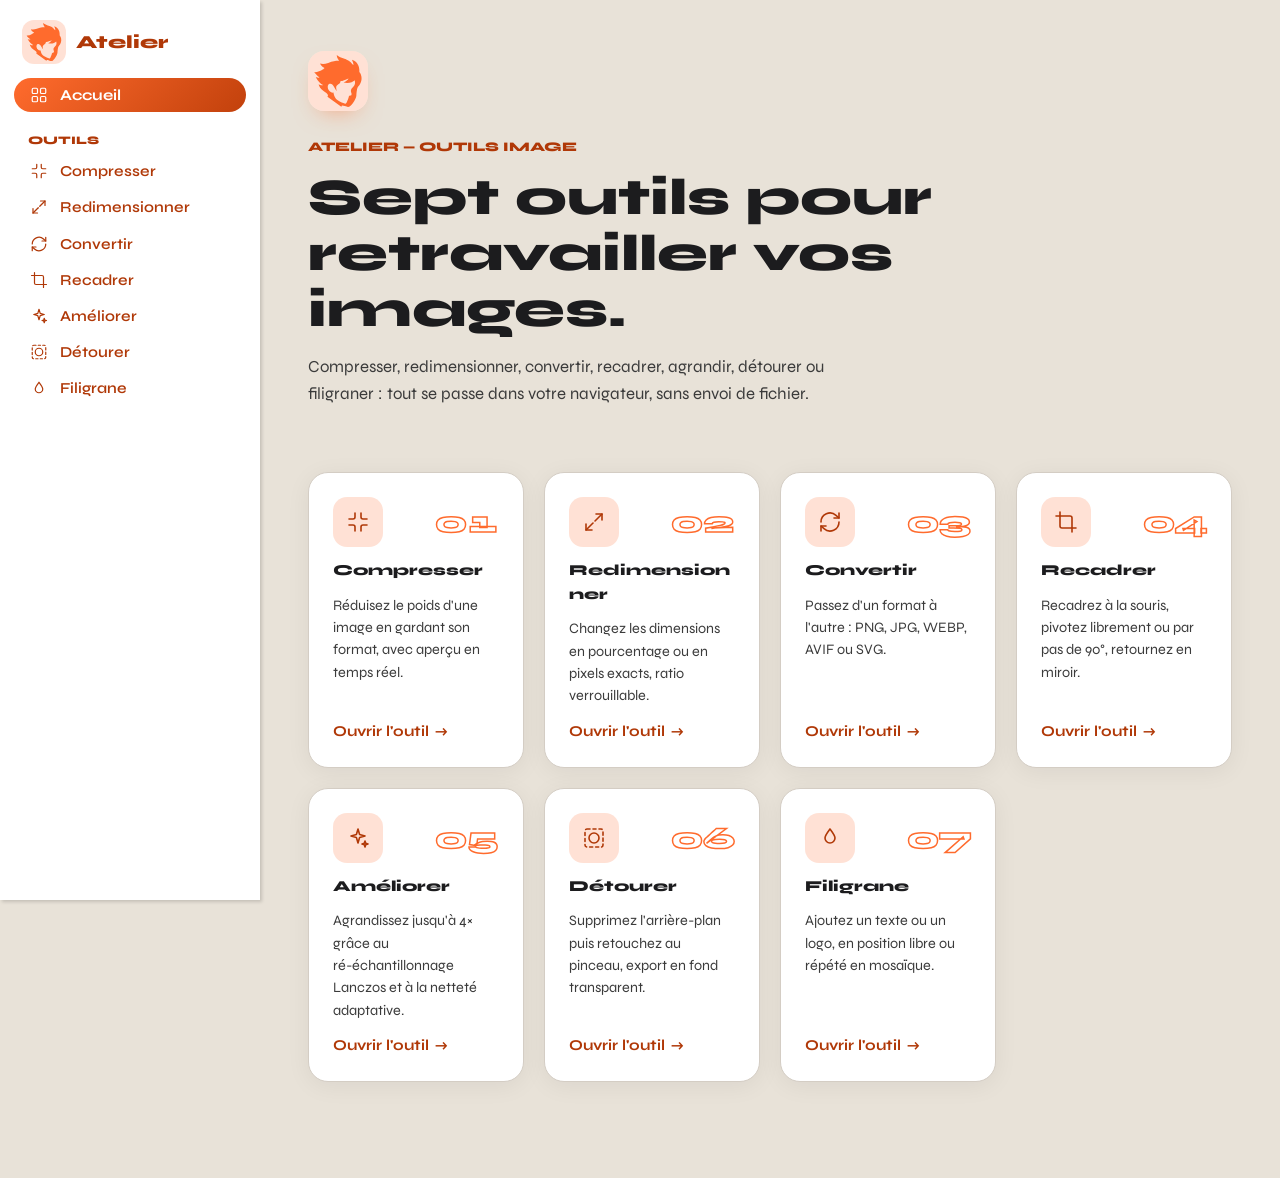
<file: index.html>
<!DOCTYPE html>
<html lang="fr">

<head>
  <meta charset="UTF-8">
  <meta name="viewport" content="width=device-width, initial-scale=1, viewport-fit=cover">
  <title>Atelier — outils image</title>
  <meta name="description" content="Compression, redimensionnement, conversion, recadrage, amélioration, détourage et filigrane, entièrement dans le navigateur.">
  <link rel="preconnect" href="https://fonts.googleapis.com">
  <link rel="preconnect" href="https://fonts.gstatic.com" crossorigin>
  <link href="https://fonts.googleapis.com/css2?family=Syne:wght@400;500;600;700;800&display=swap" rel="stylesheet">
  <link rel="icon" href="assets/icon.svg" type="image/svg+xml">
  <meta name="theme-color" content="#FF6B2D">
  <link href="style.css" rel="stylesheet">
</head>

<body class="home-body">
  <div class="app">

    <nav class="rail" aria-label="Outils">
      <a class="rail-brand" href="index.html" aria-label="Atelier — retour à l'accueil"><img class="mark" src="assets/icon.svg" alt="" width="44" height="44"><span class="LogoTx">Atelier</span></a>
      <ul class="rail-nav" id="rail-nav">
        <li><a class="rail-btn" title="Accueil" href="index.html" aria-current="page">
            <span class="ic"><svg viewBox="0 0 24 24" fill="none" stroke="currentColor" stroke-width="1.6" stroke-linecap="round" stroke-linejoin="round"><rect x="3" y="3" width="7" height="7" rx="1.5"/><rect x="14" y="3" width="7" height="7" rx="1.5"/><rect x="3" y="14" width="7" height="7" rx="1.5"/><rect x="14" y="14" width="7" height="7" rx="1.5"/></svg></span>
            <span class="lb">Accueil</span>
          </a></li>
        <li><a class="rail-btn" title="Compresser" href="compresser.html">
            <span class="ic"><svg viewBox="0 0 24 24" fill="none" stroke="currentColor" stroke-width="1.6"
                stroke-linecap="round" stroke-linejoin="round">
                <path d="M9 3v4a2 2 0 0 1-2 2H3" />
                <path d="M15 3v4a2 2 0 0 0 2 2h4" />
                <path d="M9 21v-4a2 2 0 0 0-2-2H3" />
                <path d="M15 21v-4a2 2 0 0 1 2-2h4" /></svg></span>
            <span class="lb">Compresser</span>
          </a></li>
        <li><a class="rail-btn" title="Redimensionner" href="redimensionner.html">
            <span class="ic"><svg viewBox="0 0 24 24" fill="none" stroke="currentColor" stroke-width="1.6"
                stroke-linecap="round" stroke-linejoin="round">
                <path d="M4 14v6h6" />
                <path d="M20 10V4h-6" />
                <path d="M4 20l7-7" />
                <path d="M20 4l-7 7" /></svg></span>
            <span class="lb">Redimensionner</span>
          </a></li>
        <li><a class="rail-btn" title="Convertir" href="convertir.html">
            <span class="ic"><svg viewBox="0 0 24 24" fill="none" stroke="currentColor" stroke-width="1.6"
                stroke-linecap="round" stroke-linejoin="round">
                <path d="M3 12a9 9 0 0 1 15-6.7L21 8" />
                <path d="M21 3v5h-5" />
                <path d="M21 12a9 9 0 0 1-15 6.7L3 16" />
                <path d="M3 21v-5h5" /></svg></span>
            <span class="lb">Convertir</span>
          </a></li>
        <li><a class="rail-btn" title="Recadrer" href="recadrer.html">
            <span class="ic"><svg viewBox="0 0 24 24" fill="none" stroke="currentColor" stroke-width="1.6"
                stroke-linecap="round" stroke-linejoin="round">
                <path d="M6 2v14a2 2 0 0 0 2 2h14" />
                <path d="M18 22V8a2 2 0 0 0-2-2H2" /></svg></span>
            <span class="lb">Recadrer</span>
          </a></li>
        <li><a class="rail-btn" title="Améliorer" href="ameliorer.html">
            <span class="ic"><svg viewBox="0 0 24 24" fill="none" stroke="currentColor" stroke-width="1.6"
                stroke-linecap="round" stroke-linejoin="round">
                <path d="M12 3l1.6 5.4L19 10l-5.4 1.6L12 17l-1.6-5.4L5 10l5.4-1.6L12 3z" />
                <path d="M19 15l.7 2.3L22 18l-2.3.7L19 21l-.7-2.3L16 18l2.3-.7L19 15z" /></svg></span>
            <span class="lb">Améliorer</span>
          </a></li>
        <li><a class="rail-btn" title="Détourer" href="detourer.html">
            <span class="ic"><svg viewBox="0 0 24 24" fill="none" stroke="currentColor" stroke-width="1.6"
                stroke-linecap="round" stroke-linejoin="round">
                <rect x="3" y="3" width="18" height="18" rx="2" stroke-dasharray="3 3" />
                <circle cx="12" cy="12" r="5" /></svg></span>
            <span class="lb">Détourer</span>
          </a></li>
        <li><a class="rail-btn" title="Filigrane" href="filigrane.html">
            <span class="ic"><svg viewBox="0 0 24 24" fill="none" stroke="currentColor" stroke-width="1.6"
                stroke-linecap="round" stroke-linejoin="round">
                <path d="M12 3c-3 4-5 6.5-5 9a5 5 0 0 0 10 0c0-2.5-2-5-5-9z" /></svg></span>
            <span class="lb">Filigrane</span>
          </a></li>
      </ul>
    </nav>

  <main class="home">
    <header class="home-head">
      <img class="home-mark" src="assets/icon.svg" alt="Atelier" width="60" height="60">
      <p class="eyebrow mono">Atelier — outils image</p>
      <h1>Sept outils pour retravailler vos images.</h1>
      <p class="lead">Compresser, redimensionner, convertir, recadrer, agrandir, détourer ou filigraner : tout se passe dans votre navigateur, sans envoi de fichier.</p>
    </header>

    <ul class="tool-grid" aria-label="Choix de l'outil">
      <li>
        <a class="tool-card" href="compresser.html">
          <span class="tool-card-top">
            <span class="tool-ic"><svg viewBox="0 0 24 24" fill="none" stroke="currentColor" stroke-width="1.6"
                stroke-linecap="round" stroke-linejoin="round">
                <path d="M9 3v4a2 2 0 0 1-2 2H3" />
                <path d="M15 3v4a2 2 0 0 0 2 2h4" />
                <path d="M9 21v-4a2 2 0 0 0-2-2H3" />
                <path d="M15 21v-4a2 2 0 0 1 2-2h4" /></svg></span>
            <span class="tool-num mono">01</span>
          </span>
          <h2>Compresser</h2>
          <p>Réduisez le poids d'une image en gardant son format, avec aperçu en temps réel.</p>
          <span class="tool-go">Ouvrir l'outil <span aria-hidden="true">→</span></span>
        </a>
      </li>
      <li>
        <a class="tool-card" href="redimensionner.html">
          <span class="tool-card-top">
            <span class="tool-ic"><svg viewBox="0 0 24 24" fill="none" stroke="currentColor" stroke-width="1.6"
                stroke-linecap="round" stroke-linejoin="round">
                <path d="M4 14v6h6" />
                <path d="M20 10V4h-6" />
                <path d="M4 20l7-7" />
                <path d="M20 4l-7 7" /></svg></span>
            <span class="tool-num mono">02</span>
          </span>
          <h2>Redimensionner</h2>
          <p>Changez les dimensions en pourcentage ou en pixels exacts, ratio verrouillable.</p>
          <span class="tool-go">Ouvrir l'outil <span aria-hidden="true">→</span></span>
        </a>
      </li>
      <li>
        <a class="tool-card" href="convertir.html">
          <span class="tool-card-top">
            <span class="tool-ic"><svg viewBox="0 0 24 24" fill="none" stroke="currentColor" stroke-width="1.6"
                stroke-linecap="round" stroke-linejoin="round">
                <path d="M3 12a9 9 0 0 1 15-6.7L21 8" />
                <path d="M21 3v5h-5" />
                <path d="M21 12a9 9 0 0 1-15 6.7L3 16" />
                <path d="M3 21v-5h5" /></svg></span>
            <span class="tool-num mono">03</span>
          </span>
          <h2>Convertir</h2>
          <p>Passez d'un format à l'autre : PNG, JPG, WEBP, AVIF ou SVG.</p>
          <span class="tool-go">Ouvrir l'outil <span aria-hidden="true">→</span></span>
        </a>
      </li>
      <li>
        <a class="tool-card" href="recadrer.html">
          <span class="tool-card-top">
            <span class="tool-ic"><svg viewBox="0 0 24 24" fill="none" stroke="currentColor" stroke-width="1.6"
                stroke-linecap="round" stroke-linejoin="round">
                <path d="M6 2v14a2 2 0 0 0 2 2h14" />
                <path d="M18 22V8a2 2 0 0 0-2-2H2" /></svg></span>
            <span class="tool-num mono">04</span>
          </span>
          <h2>Recadrer</h2>
          <p>Recadrez à la souris, pivotez librement ou par pas de 90°, retournez en miroir.</p>
          <span class="tool-go">Ouvrir l'outil <span aria-hidden="true">→</span></span>
        </a>
      </li>
      <li>
        <a class="tool-card" href="ameliorer.html">
          <span class="tool-card-top">
            <span class="tool-ic"><svg viewBox="0 0 24 24" fill="none" stroke="currentColor" stroke-width="1.6"
                stroke-linecap="round" stroke-linejoin="round">
                <path d="M12 3l1.6 5.4L19 10l-5.4 1.6L12 17l-1.6-5.4L5 10l5.4-1.6L12 3z" />
                <path d="M19 15l.7 2.3L22 18l-2.3.7L19 21l-.7-2.3L16 18l2.3-.7L19 15z" /></svg></span>
            <span class="tool-num mono">05</span>
          </span>
          <h2>Améliorer</h2>
          <p>Agrandissez jusqu'à 4× grâce au ré-échantillonnage Lanczos et à la netteté adaptative.</p>
          <span class="tool-go">Ouvrir l'outil <span aria-hidden="true">→</span></span>
        </a>
      </li>
      <li>
        <a class="tool-card" href="detourer.html">
          <span class="tool-card-top">
            <span class="tool-ic"><svg viewBox="0 0 24 24" fill="none" stroke="currentColor" stroke-width="1.6"
                stroke-linecap="round" stroke-linejoin="round">
                <rect x="3" y="3" width="18" height="18" rx="2" stroke-dasharray="3 3" />
                <circle cx="12" cy="12" r="5" /></svg></span>
            <span class="tool-num mono">06</span>
          </span>
          <h2>Détourer</h2>
          <p>Supprimez l'arrière-plan puis retouchez au pinceau, export en fond transparent.</p>
          <span class="tool-go">Ouvrir l'outil <span aria-hidden="true">→</span></span>
        </a>
      </li>
      <li>
        <a class="tool-card" href="filigrane.html">
          <span class="tool-card-top">
            <span class="tool-ic"><svg viewBox="0 0 24 24" fill="none" stroke="currentColor" stroke-width="1.6"
                stroke-linecap="round" stroke-linejoin="round">
                <path d="M12 3c-3 4-5 6.5-5 9a5 5 0 0 0 10 0c0-2.5-2-5-5-9z" /></svg></span>
            <span class="tool-num mono">07</span>
          </span>
          <h2>Filigrane</h2>
          <p>Ajoutez un texte ou un logo, en position libre ou répété en mosaïque.</p>
          <span class="tool-go">Ouvrir l'outil <span aria-hidden="true">→</span></span>
        </a>
      </li>
    </ul>
  </main>
  </div>
  <script src="js/common.js"></script>

</body>

</html>
</file>
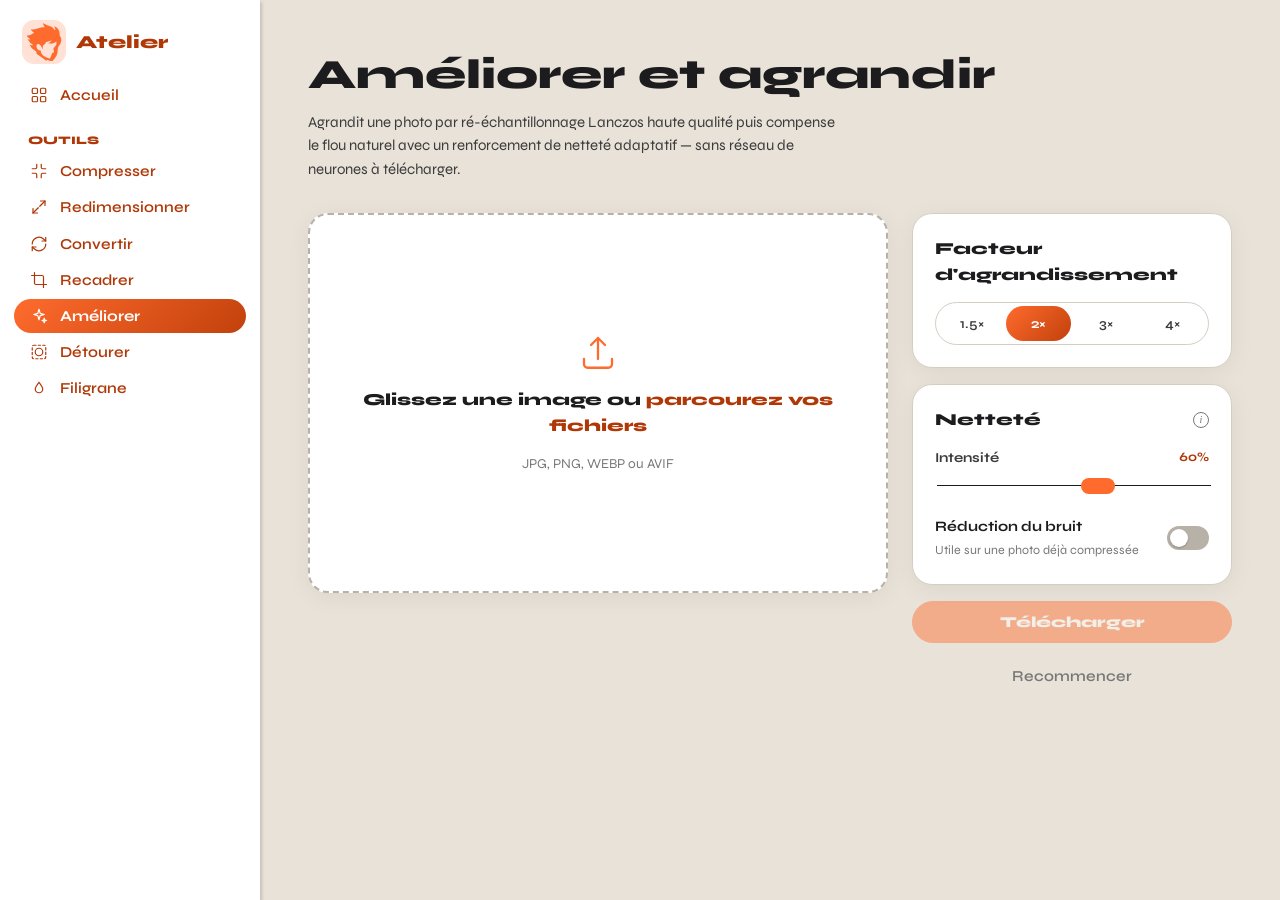
<file: ameliorer.html>
<!DOCTYPE html>
<html lang="fr">

<head>
  <meta charset="UTF-8">
  <meta name="viewport" content="width=device-width, initial-scale=1, viewport-fit=cover">
  <title>Améliorer et agrandir — Atelier</title>
  <meta name="description" content="Agrandissez et améliorez une photo par ré-échantillonnage Lanczos et renforcement de netteté, sans réseau de neurones.">
  <link rel="preconnect" href="https://fonts.googleapis.com">
  <link rel="preconnect" href="https://fonts.gstatic.com" crossorigin>
  <link href="https://fonts.googleapis.com/css2?family=Syne:wght@400;500;600;700;800&display=swap" rel="stylesheet">
  <link rel="icon" href="assets/icon.svg" type="image/svg+xml">
  <meta name="theme-color" content="#FF6B2D">
  <link href="style.css" rel="stylesheet">
</head>

<body>
  <div class="app">

    <nav class="rail" aria-label="Outils">
      <a class="rail-brand" href="index.html" aria-label="Atelier — retour à l'accueil"><img class="mark" src="assets/icon.svg" alt="" width="44" height="44"><span class="LogoTx">Atelier</span></a>
      <ul class="rail-nav" id="rail-nav">
        <li><a class="rail-btn" title="Accueil" href="index.html">
            <span class="ic"><svg viewBox="0 0 24 24" fill="none" stroke="currentColor" stroke-width="1.6" stroke-linecap="round" stroke-linejoin="round"><rect x="3" y="3" width="7" height="7" rx="1.5"/><rect x="14" y="3" width="7" height="7" rx="1.5"/><rect x="3" y="14" width="7" height="7" rx="1.5"/><rect x="14" y="14" width="7" height="7" rx="1.5"/></svg></span>
            <span class="lb">Accueil</span>
          </a></li>
        <li><a class="rail-btn" title="Compresser" href="compresser.html">
            <span class="ic"><svg viewBox="0 0 24 24" fill="none" stroke="currentColor" stroke-width="1.6"
                stroke-linecap="round" stroke-linejoin="round">
                <path d="M9 3v4a2 2 0 0 1-2 2H3" />
                <path d="M15 3v4a2 2 0 0 0 2 2h4" />
                <path d="M9 21v-4a2 2 0 0 0-2-2H3" />
                <path d="M15 21v-4a2 2 0 0 1 2-2h4" /></svg></span>
            <span class="lb">Compresser</span>
          </a></li>
        <li><a class="rail-btn" title="Redimensionner" href="redimensionner.html">
            <span class="ic"><svg viewBox="0 0 24 24" fill="none" stroke="currentColor" stroke-width="1.6"
                stroke-linecap="round" stroke-linejoin="round">
                <path d="M4 14v6h6" />
                <path d="M20 10V4h-6" />
                <path d="M4 20l7-7" />
                <path d="M20 4l-7 7" /></svg></span>
            <span class="lb">Redimensionner</span>
          </a></li>
        <li><a class="rail-btn" title="Convertir" href="convertir.html">
            <span class="ic"><svg viewBox="0 0 24 24" fill="none" stroke="currentColor" stroke-width="1.6"
                stroke-linecap="round" stroke-linejoin="round">
                <path d="M3 12a9 9 0 0 1 15-6.7L21 8" />
                <path d="M21 3v5h-5" />
                <path d="M21 12a9 9 0 0 1-15 6.7L3 16" />
                <path d="M3 21v-5h5" /></svg></span>
            <span class="lb">Convertir</span>
          </a></li>
        <li><a class="rail-btn" title="Recadrer" href="recadrer.html">
            <span class="ic"><svg viewBox="0 0 24 24" fill="none" stroke="currentColor" stroke-width="1.6"
                stroke-linecap="round" stroke-linejoin="round">
                <path d="M6 2v14a2 2 0 0 0 2 2h14" />
                <path d="M18 22V8a2 2 0 0 0-2-2H2" /></svg></span>
            <span class="lb">Recadrer</span>
          </a></li>
        <li><a class="rail-btn" title="Améliorer" href="ameliorer.html" aria-current="page">
            <span class="ic"><svg viewBox="0 0 24 24" fill="none" stroke="currentColor" stroke-width="1.6"
                stroke-linecap="round" stroke-linejoin="round">
                <path d="M12 3l1.6 5.4L19 10l-5.4 1.6L12 17l-1.6-5.4L5 10l5.4-1.6L12 3z" />
                <path d="M19 15l.7 2.3L22 18l-2.3.7L19 21l-.7-2.3L16 18l2.3-.7L19 15z" /></svg></span>
            <span class="lb">Améliorer</span>
          </a></li>
        <li><a class="rail-btn" title="Détourer" href="detourer.html">
            <span class="ic"><svg viewBox="0 0 24 24" fill="none" stroke="currentColor" stroke-width="1.6"
                stroke-linecap="round" stroke-linejoin="round">
                <rect x="3" y="3" width="18" height="18" rx="2" stroke-dasharray="3 3" />
                <circle cx="12" cy="12" r="5" /></svg></span>
            <span class="lb">Détourer</span>
          </a></li>
        <li><a class="rail-btn" title="Filigrane" href="filigrane.html">
            <span class="ic"><svg viewBox="0 0 24 24" fill="none" stroke="currentColor" stroke-width="1.6"
                stroke-linecap="round" stroke-linejoin="round">
                <path d="M12 3c-3 4-5 6.5-5 9a5 5 0 0 0 10 0c0-2.5-2-5-5-9z" /></svg></span>
            <span class="lb">Filigrane</span>
          </a></li>
      </ul>
    </nav>

    <main class="workspace" id="workspace">

      <section class="tool-panel" id="panel-enhance" aria-labelledby="h-enhance">
        <div class="panel-head">
          <h1 id="h-enhance">Améliorer et agrandir</h1>
          <p>Agrandit une photo par ré-échantillonnage Lanczos haute qualité puis compense le flou naturel avec un
            renforcement de netteté adaptatif — sans réseau de neurones à télécharger.</p>
        </div>
        <div class="panel-body">
          <div class="stage-col">
            <div class="dropzone" id="en-dropzone">
              <div class="dz-inner">
                <svg class="dz-icon" viewBox="0 0 24 24" fill="none" stroke="currentColor" stroke-width="1.3"
                  stroke-linecap="round" stroke-linejoin="round">
                  <path d="M12 16V4M12 4l-4 4M12 4l4 4" />
                  <path d="M4 16v3a2 2 0 0 0 2 2h12a2 2 0 0 0 2-2v-3" /></svg>
                <div class="dz-title">Glissez une image ou <b>parcourez vos fichiers</b></div>
                <div class="dz-sub">JPG, PNG, WEBP ou AVIF</div>
              </div>
              <input type="file" id="en-file-input"
                accept=".png,.jpg,.jpeg,.webp,.avif,image/png,image/jpeg,image/webp,image/avif"
                aria-label="Choisir une image à améliorer">
            </div>
            <div class="stage" id="en-stage">
              <div class="loading-overlay" id="en-loading"><span class="spinner"></span><span
                  class="msg">Agrandissement…</span></div>
              <div class="compare checkerboard" id="en-compare" style="display:none;">
                <img class="base" id="en-preview-before" alt="Avant amélioration">
                <div class="overlay" id="en-overlay"><img id="en-preview-after" alt="Après amélioration"></div>
                <div class="divider" id="en-divider" style="left:50%;">
                  <div class="line"></div>
                  <div class="knob"><svg viewBox="0 0 24 24" fill="none" stroke="currentColor" stroke-width="1.8"
                      stroke-linecap="round">
                      <path d="M8 8l-4 4 4 4M16 8l4 4-4 4" /></svg></div>
                </div>
                <span class="tag before">Avant</span><span class="tag after">Après</span>
              </div>
              <div class="notice notice-info" id="en-svg-note" style="display:none;max-width:420px;">Un SVG est déjà
                vectoriel : il s'agrandit sans aucune perte directement via l'outil <a href="redimensionner.html"><b>Redimensionner</b></a>,
                l'amélioration ne s'applique pas ici.</div>
            </div>
            <div class="stat-strip" id="en-stats" style="display:none;">
              <div class="stat"><span class="k">Origine</span><span class="v mono" id="en-stat-before">—</span></div>
              <span class="stat-sep">→</span>
              <div class="stat"><span class="k">Résultat</span><span class="v mono accent" id="en-stat-after">—</span>
              </div>
              <div class="stat"><span class="k">Poids</span><span class="v mono" id="en-stat-size">—</span></div>
            </div>
          </div>
          <div class="controls-col">
            <div class="card control-card" id="en-controls">
              <h3>Facteur d'agrandissement</h3>
              <div class="seg seg-block" role="group" aria-label="Facteur d'agrandissement" id="en-scale-seg">
                <button type="button" data-scale="1.5">1.5×</button>
                <button type="button" data-scale="2" aria-pressed="true">2×</button>
                <button type="button" data-scale="3">3×</button>
                <button type="button" data-scale="4">4×</button>
              </div>
            </div>
            <div class="card control-card" id="en-controls-2">
              <h3>Netteté<span class="info-ic"
                  data-tip="Compense le léger flou inhérent à tout agrandissement par interpolation.">i</span></h3>
              <div class="field">
                <div class="field-row"><label for="en-sharpness-slider">Intensité</label><span class="val"
                    id="en-sharpness-value">60%</span></div>
                <input type="range" id="en-sharpness-slider" min="0" max="100" value="60">
              </div>
              <div class="toggle-row">
                <div>
                  <div class="tt">Réduction du bruit</div>
                  <div class="desc">Utile sur une photo déjà compressée</div>
                </div>
                <label class="switch"><input type="checkbox" id="en-denoise-toggle"><span class="track"></span></label>
              </div>
            </div>
            <button class="btn btn-accent btn-block" id="en-download-btn" disabled>Télécharger</button>
            <button class="btn btn-text btn-block" id="en-reset-btn">Recommencer</button>
          </div>
        </div>
      </section>

    </main>
  </div>
  <script src="js/common.js"></script>
  <script src="js/ameliorer.js"></script>

</body>

</html>
</file>
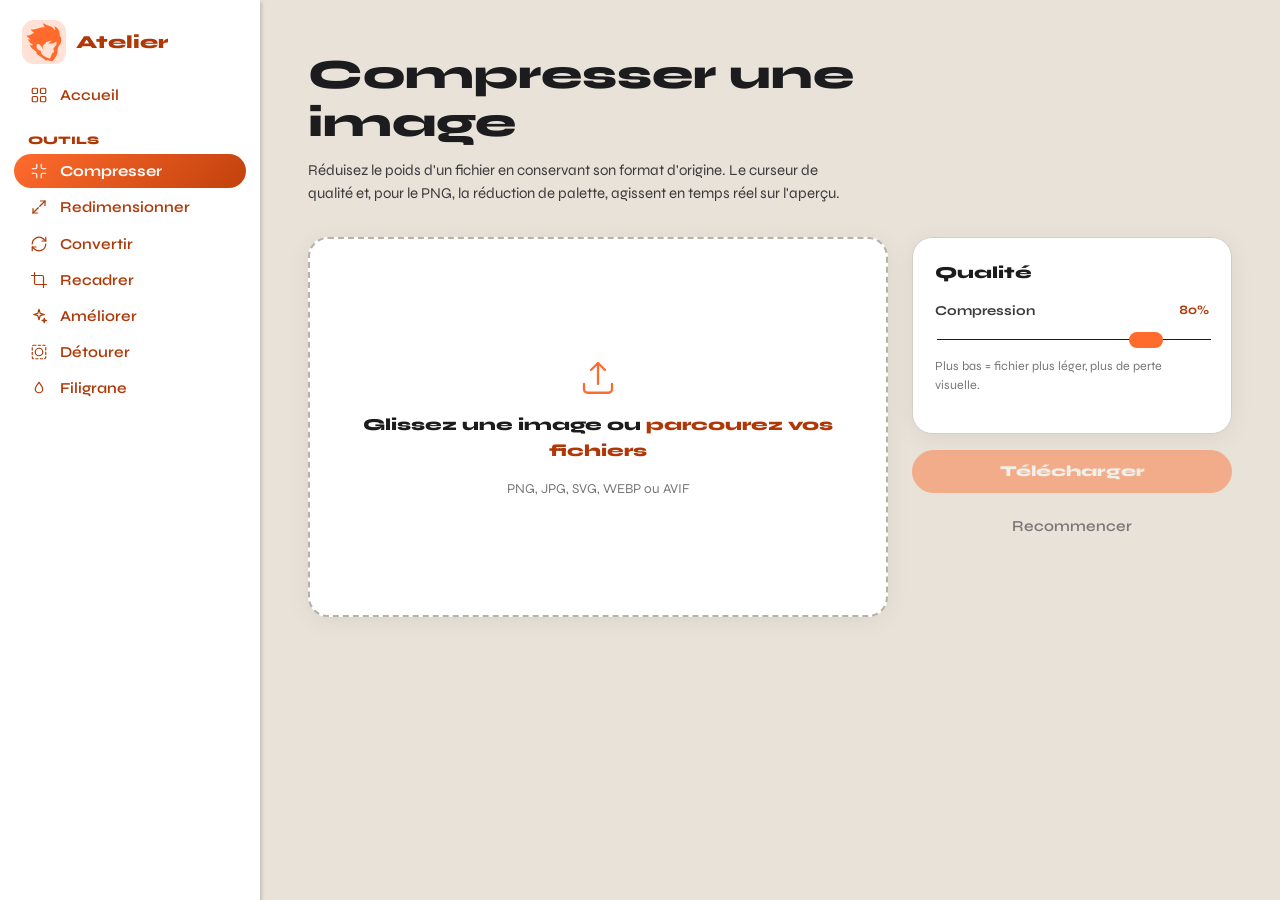
<file: compresser.html>
<!DOCTYPE html>
<html lang="fr">

<head>
  <meta charset="UTF-8">
  <meta name="viewport" content="width=device-width, initial-scale=1, viewport-fit=cover">
  <title>Compresser une image — Atelier</title>
  <meta name="description" content="Compressez vos images PNG, JPG, WEBP, AVIF ou SVG directement dans le navigateur, avec aperçu en temps réel.">
  <link rel="preconnect" href="https://fonts.googleapis.com">
  <link rel="preconnect" href="https://fonts.gstatic.com" crossorigin>
  <link href="https://fonts.googleapis.com/css2?family=Syne:wght@400;500;600;700;800&display=swap" rel="stylesheet">
  <link rel="icon" href="assets/icon.svg" type="image/svg+xml">
  <meta name="theme-color" content="#FF6B2D">
  <link href="style.css" rel="stylesheet">
</head>

<body>
  <div class="app">

    <nav class="rail" aria-label="Outils">
      <a class="rail-brand" href="index.html" aria-label="Atelier — retour à l'accueil"><img class="mark" src="assets/icon.svg" alt="" width="44" height="44"><span class="LogoTx">Atelier</span></a>
      <ul class="rail-nav" id="rail-nav">
        <li><a class="rail-btn" title="Accueil" href="index.html">
            <span class="ic"><svg viewBox="0 0 24 24" fill="none" stroke="currentColor" stroke-width="1.6" stroke-linecap="round" stroke-linejoin="round"><rect x="3" y="3" width="7" height="7" rx="1.5"/><rect x="14" y="3" width="7" height="7" rx="1.5"/><rect x="3" y="14" width="7" height="7" rx="1.5"/><rect x="14" y="14" width="7" height="7" rx="1.5"/></svg></span>
            <span class="lb">Accueil</span>
          </a></li>
        <li><a class="rail-btn" title="Compresser" href="compresser.html" aria-current="page">
            <span class="ic"><svg viewBox="0 0 24 24" fill="none" stroke="currentColor" stroke-width="1.6"
                stroke-linecap="round" stroke-linejoin="round">
                <path d="M9 3v4a2 2 0 0 1-2 2H3" />
                <path d="M15 3v4a2 2 0 0 0 2 2h4" />
                <path d="M9 21v-4a2 2 0 0 0-2-2H3" />
                <path d="M15 21v-4a2 2 0 0 1 2-2h4" /></svg></span>
            <span class="lb">Compresser</span>
          </a></li>
        <li><a class="rail-btn" title="Redimensionner" href="redimensionner.html">
            <span class="ic"><svg viewBox="0 0 24 24" fill="none" stroke="currentColor" stroke-width="1.6"
                stroke-linecap="round" stroke-linejoin="round">
                <path d="M4 14v6h6" />
                <path d="M20 10V4h-6" />
                <path d="M4 20l7-7" />
                <path d="M20 4l-7 7" /></svg></span>
            <span class="lb">Redimensionner</span>
          </a></li>
        <li><a class="rail-btn" title="Convertir" href="convertir.html">
            <span class="ic"><svg viewBox="0 0 24 24" fill="none" stroke="currentColor" stroke-width="1.6"
                stroke-linecap="round" stroke-linejoin="round">
                <path d="M3 12a9 9 0 0 1 15-6.7L21 8" />
                <path d="M21 3v5h-5" />
                <path d="M21 12a9 9 0 0 1-15 6.7L3 16" />
                <path d="M3 21v-5h5" /></svg></span>
            <span class="lb">Convertir</span>
          </a></li>
        <li><a class="rail-btn" title="Recadrer" href="recadrer.html">
            <span class="ic"><svg viewBox="0 0 24 24" fill="none" stroke="currentColor" stroke-width="1.6"
                stroke-linecap="round" stroke-linejoin="round">
                <path d="M6 2v14a2 2 0 0 0 2 2h14" />
                <path d="M18 22V8a2 2 0 0 0-2-2H2" /></svg></span>
            <span class="lb">Recadrer</span>
          </a></li>
        <li><a class="rail-btn" title="Améliorer" href="ameliorer.html">
            <span class="ic"><svg viewBox="0 0 24 24" fill="none" stroke="currentColor" stroke-width="1.6"
                stroke-linecap="round" stroke-linejoin="round">
                <path d="M12 3l1.6 5.4L19 10l-5.4 1.6L12 17l-1.6-5.4L5 10l5.4-1.6L12 3z" />
                <path d="M19 15l.7 2.3L22 18l-2.3.7L19 21l-.7-2.3L16 18l2.3-.7L19 15z" /></svg></span>
            <span class="lb">Améliorer</span>
          </a></li>
        <li><a class="rail-btn" title="Détourer" href="detourer.html">
            <span class="ic"><svg viewBox="0 0 24 24" fill="none" stroke="currentColor" stroke-width="1.6"
                stroke-linecap="round" stroke-linejoin="round">
                <rect x="3" y="3" width="18" height="18" rx="2" stroke-dasharray="3 3" />
                <circle cx="12" cy="12" r="5" /></svg></span>
            <span class="lb">Détourer</span>
          </a></li>
        <li><a class="rail-btn" title="Filigrane" href="filigrane.html">
            <span class="ic"><svg viewBox="0 0 24 24" fill="none" stroke="currentColor" stroke-width="1.6"
                stroke-linecap="round" stroke-linejoin="round">
                <path d="M12 3c-3 4-5 6.5-5 9a5 5 0 0 0 10 0c0-2.5-2-5-5-9z" /></svg></span>
            <span class="lb">Filigrane</span>
          </a></li>
      </ul>
    </nav>

    <main class="workspace" id="workspace">

      <section class="tool-panel" id="panel-compress" aria-labelledby="h-compress">
        <div class="panel-head">
          <h1 id="h-compress">Compresser une image</h1>
          <p>Réduisez le poids d'un fichier en conservant son format d'origine. Le curseur de qualité et, pour le PNG,
            la réduction de palette, agissent en temps réel sur l'aperçu.</p>
        </div>
        <div class="panel-body">
          <div class="stage-col">
            <div class="dropzone" id="cp-dropzone">
              <div class="dz-inner">
                <svg class="dz-icon" viewBox="0 0 24 24" fill="none" stroke="currentColor" stroke-width="1.3"
                  stroke-linecap="round" stroke-linejoin="round">
                  <path d="M12 16V4M12 4l-4 4M12 4l4 4" />
                  <path d="M4 16v3a2 2 0 0 0 2 2h12a2 2 0 0 0 2-2v-3" /></svg>
                <div class="dz-title">Glissez une image ou <b>parcourez vos fichiers</b></div>
                <div class="dz-sub">PNG, JPG, SVG, WEBP ou AVIF</div>
              </div>
              <input type="file" id="cp-file-input"
                accept=".png,.jpg,.jpeg,.svg,.webp,.avif,image/png,image/jpeg,image/svg+xml,image/webp,image/avif"
                aria-label="Choisir une image à compresser">
            </div>
            <div class="stage checkerboard" id="cp-stage">
              <div class="loading-overlay" id="cp-loading"><span class="spinner"></span><span
                  class="msg">Compression…</span></div>
              <img class="stage-media" id="cp-preview" alt="Aperçu de l'image compressée">
            </div>
            <div class="stat-strip" id="cp-stats" style="display:none;">
              <div class="stat"><span class="k">Original</span><span class="v mono" id="cp-stat-before">—</span></div>
              <span class="stat-sep">→</span>
              <div class="stat"><span class="k">Compressé</span><span class="v mono accent" id="cp-stat-after">—</span>
              </div>
              <div class="stat"><span class="k">Gain</span><span class="v mono accent" id="cp-stat-gain">—</span></div>
              <div class="stat"><span class="k">Dimensions</span><span class="v mono" id="cp-stat-dims">—</span></div>
            </div>
          </div>
          <div class="controls-col">
            <div class="card control-card" id="cp-controls-raster">
              <h3>Qualité</h3>
              <div class="field">
                <div class="field-row"><label for="cp-quality-slider">Compression</label><span class="val"
                    id="cp-quality-value">80%</span></div>
                <input type="range" id="cp-quality-slider" min="1" max="100" value="80">
                <p class="hint">Plus bas = fichier plus léger, plus de perte visuelle.</p>
              </div>
              <div class="field" id="cp-png-field" style="display:none;">
                <div class="toggle-row">
                  <div>
                    <div class="tt">Réduire la palette</div>
                    <div class="desc">Diminue le nombre de couleurs (PNG)</div>
                  </div>
                  <label class="switch"><input type="checkbox" id="cp-quantize-toggle"><span
                      class="track"></span></label>
                </div>
                <select id="cp-colors-select" disabled style="margin-top:9px;">
                  <option value="256">256 couleurs</option>
                  <option value="128">128 couleurs</option>
                  <option value="64" selected>64 couleurs</option>
                  <option value="32">32 couleurs</option>
                  <option value="16">16 couleurs</option>
                </select>
              </div>
            </div>
            <div class="card control-card" id="cp-controls-svg" style="display:none;">
              <h3>Vectoriel</h3>
              <p class="hint">Ce SVG sera nettoyé : commentaires, métadonnées d'éditeur et décimales superflues seront
                retirés. Le tracé vectoriel reste inchangé — aucune perte de qualité.</p>
            </div>
            <button class="btn btn-accent btn-block" id="cp-download-btn" disabled>Télécharger</button>
            <button class="btn btn-text btn-block" id="cp-reset-btn">Recommencer</button>
          </div>
        </div>
      </section>

    </main>
  </div>
  <script src="js/common.js"></script>
  <script src="js/compresser.js"></script>

</body>

</html>
</file>
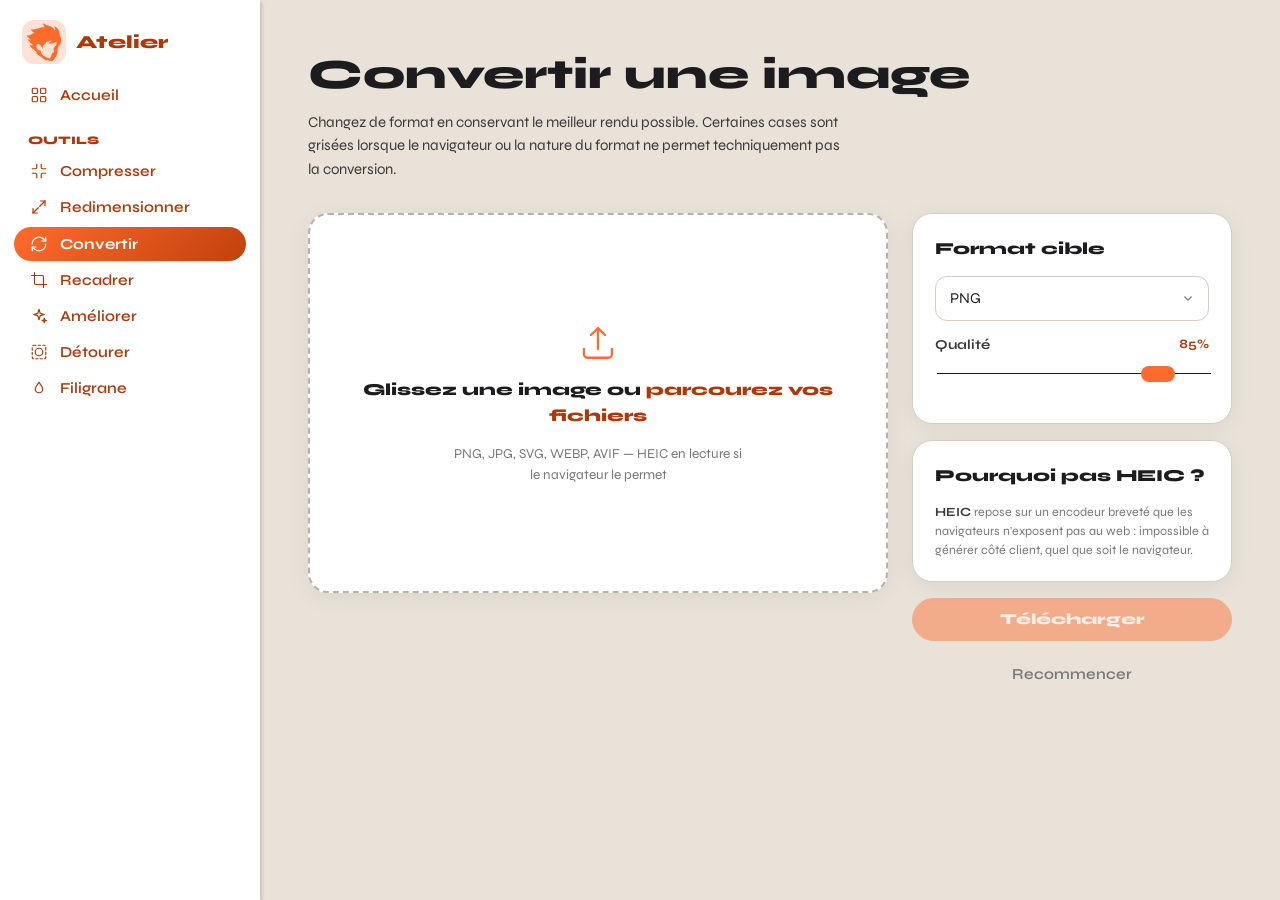
<file: convertir.html>
<!DOCTYPE html>
<html lang="fr">

<head>
  <meta charset="UTF-8">
  <meta name="viewport" content="width=device-width, initial-scale=1, viewport-fit=cover">
  <title>Convertir une image — Atelier</title>
  <meta name="description" content="Convertissez vos images entre PNG, JPG, WEBP, AVIF et SVG, entièrement dans le navigateur.">
  <link rel="preconnect" href="https://fonts.googleapis.com">
  <link rel="preconnect" href="https://fonts.gstatic.com" crossorigin>
  <link href="https://fonts.googleapis.com/css2?family=Syne:wght@400;500;600;700;800&display=swap" rel="stylesheet">
  <link rel="icon" href="assets/icon.svg" type="image/svg+xml">
  <meta name="theme-color" content="#FF6B2D">
  <link href="style.css" rel="stylesheet">
</head>

<body>
  <div class="app">

    <nav class="rail" aria-label="Outils">
      <a class="rail-brand" href="index.html" aria-label="Atelier — retour à l'accueil"><img class="mark" src="assets/icon.svg" alt="" width="44" height="44"><span class="LogoTx">Atelier</span></a>
      <ul class="rail-nav" id="rail-nav">
        <li><a class="rail-btn" title="Accueil" href="index.html">
            <span class="ic"><svg viewBox="0 0 24 24" fill="none" stroke="currentColor" stroke-width="1.6" stroke-linecap="round" stroke-linejoin="round"><rect x="3" y="3" width="7" height="7" rx="1.5"/><rect x="14" y="3" width="7" height="7" rx="1.5"/><rect x="3" y="14" width="7" height="7" rx="1.5"/><rect x="14" y="14" width="7" height="7" rx="1.5"/></svg></span>
            <span class="lb">Accueil</span>
          </a></li>
        <li><a class="rail-btn" title="Compresser" href="compresser.html">
            <span class="ic"><svg viewBox="0 0 24 24" fill="none" stroke="currentColor" stroke-width="1.6"
                stroke-linecap="round" stroke-linejoin="round">
                <path d="M9 3v4a2 2 0 0 1-2 2H3" />
                <path d="M15 3v4a2 2 0 0 0 2 2h4" />
                <path d="M9 21v-4a2 2 0 0 0-2-2H3" />
                <path d="M15 21v-4a2 2 0 0 1 2-2h4" /></svg></span>
            <span class="lb">Compresser</span>
          </a></li>
        <li><a class="rail-btn" title="Redimensionner" href="redimensionner.html">
            <span class="ic"><svg viewBox="0 0 24 24" fill="none" stroke="currentColor" stroke-width="1.6"
                stroke-linecap="round" stroke-linejoin="round">
                <path d="M4 14v6h6" />
                <path d="M20 10V4h-6" />
                <path d="M4 20l7-7" />
                <path d="M20 4l-7 7" /></svg></span>
            <span class="lb">Redimensionner</span>
          </a></li>
        <li><a class="rail-btn" title="Convertir" href="convertir.html" aria-current="page">
            <span class="ic"><svg viewBox="0 0 24 24" fill="none" stroke="currentColor" stroke-width="1.6"
                stroke-linecap="round" stroke-linejoin="round">
                <path d="M3 12a9 9 0 0 1 15-6.7L21 8" />
                <path d="M21 3v5h-5" />
                <path d="M21 12a9 9 0 0 1-15 6.7L3 16" />
                <path d="M3 21v-5h5" /></svg></span>
            <span class="lb">Convertir</span>
          </a></li>
        <li><a class="rail-btn" title="Recadrer" href="recadrer.html">
            <span class="ic"><svg viewBox="0 0 24 24" fill="none" stroke="currentColor" stroke-width="1.6"
                stroke-linecap="round" stroke-linejoin="round">
                <path d="M6 2v14a2 2 0 0 0 2 2h14" />
                <path d="M18 22V8a2 2 0 0 0-2-2H2" /></svg></span>
            <span class="lb">Recadrer</span>
          </a></li>
        <li><a class="rail-btn" title="Améliorer" href="ameliorer.html">
            <span class="ic"><svg viewBox="0 0 24 24" fill="none" stroke="currentColor" stroke-width="1.6"
                stroke-linecap="round" stroke-linejoin="round">
                <path d="M12 3l1.6 5.4L19 10l-5.4 1.6L12 17l-1.6-5.4L5 10l5.4-1.6L12 3z" />
                <path d="M19 15l.7 2.3L22 18l-2.3.7L19 21l-.7-2.3L16 18l2.3-.7L19 15z" /></svg></span>
            <span class="lb">Améliorer</span>
          </a></li>
        <li><a class="rail-btn" title="Détourer" href="detourer.html">
            <span class="ic"><svg viewBox="0 0 24 24" fill="none" stroke="currentColor" stroke-width="1.6"
                stroke-linecap="round" stroke-linejoin="round">
                <rect x="3" y="3" width="18" height="18" rx="2" stroke-dasharray="3 3" />
                <circle cx="12" cy="12" r="5" /></svg></span>
            <span class="lb">Détourer</span>
          </a></li>
        <li><a class="rail-btn" title="Filigrane" href="filigrane.html">
            <span class="ic"><svg viewBox="0 0 24 24" fill="none" stroke="currentColor" stroke-width="1.6"
                stroke-linecap="round" stroke-linejoin="round">
                <path d="M12 3c-3 4-5 6.5-5 9a5 5 0 0 0 10 0c0-2.5-2-5-5-9z" /></svg></span>
            <span class="lb">Filigrane</span>
          </a></li>
      </ul>
    </nav>

    <main class="workspace" id="workspace">

      <section class="tool-panel" id="panel-convert" aria-labelledby="h-convert">
        <div class="panel-head">
          <h1 id="h-convert">Convertir une image</h1>
          <p>Changez de format en conservant le meilleur rendu possible. Certaines cases sont grisées lorsque le
            navigateur ou la nature du format ne permet techniquement pas la conversion.</p>
        </div>
        <div class="panel-body">
          <div class="stage-col">
            <div class="dropzone" id="cv-dropzone">
              <div class="dz-inner">
                <svg class="dz-icon" viewBox="0 0 24 24" fill="none" stroke="currentColor" stroke-width="1.3"
                  stroke-linecap="round" stroke-linejoin="round">
                  <path d="M12 16V4M12 4l-4 4M12 4l4 4" />
                  <path d="M4 16v3a2 2 0 0 0 2 2h12a2 2 0 0 0 2-2v-3" /></svg>
                <div class="dz-title">Glissez une image ou <b>parcourez vos fichiers</b></div>
                <div class="dz-sub">PNG, JPG, SVG, WEBP, AVIF — HEIC en lecture si le navigateur le permet</div>
              </div>
              <input type="file" id="cv-file-input" accept=".png,.jpg,.jpeg,.svg,.webp,.avif,.heic,.heif,image/*"
                aria-label="Choisir une image à convertir">
            </div>
            <div class="stage checkerboard" id="cv-stage">
              <div class="loading-overlay" id="cv-loading"><span class="spinner"></span><span
                  class="msg">Conversion…</span></div>
              <img class="stage-media" id="cv-preview" alt="Aperçu de l'image convertie">
            </div>
            <div class="stat-strip" id="cv-stats" style="display:none;">
              <div class="stat"><span class="k">Format d'origine</span><span class="v mono" id="cv-stat-from">—</span>
              </div>
              <span class="stat-sep">→</span>
              <div class="stat"><span class="k">Nouveau format</span><span class="v mono accent"
                  id="cv-stat-to">—</span></div>
              <div class="stat"><span class="k">Poids</span><span class="v mono" id="cv-stat-size">—</span></div>
            </div>
          </div>
          <div class="controls-col">
            <div class="card control-card">
              <h3>Format cible</h3>
              <select id="cv-format-select">
                <option value="png">PNG</option>
                <option value="jpg">JPG</option>
                <option value="webp">WEBP</option>
                <option value="avif" id="cv-opt-avif">AVIF</option>
                <option value="svg">SVG (image intégrée)</option>
                <option value="heic" disabled>HEIC — indisponible</option>
              </select>
              <div class="field" id="cv-quality-row" style="margin-top:13px;">
                <div class="field-row"><label for="cv-quality-slider">Qualité</label><span class="val"
                    id="cv-quality-value">85%</span></div>
                <input type="range" id="cv-quality-slider" min="1" max="100" value="85">
              </div>
              <div class="field" id="cv-svg-scale-row" style="display:none;margin-top:13px;">
                <label for="cv-svg-width">Largeur de rendu (px)</label>
                <input class="num mono" type="number" id="cv-svg-width" min="16" value="1024">
                <p class="hint">Le SVG n'a pas de taille fixe : choisissez la résolution du raster généré.</p>
              </div>
              <div class="notice notice-info" id="cv-notice" style="margin-top:13px;display:none;"></div>
            </div>
            <div class="card control-card">
              <h3>Pourquoi pas HEIC ?</h3>
              <p class="hint"><b style="color:var(--Mu);">HEIC</b> repose sur un encodeur breveté que les
                navigateurs n'exposent pas au web : impossible à générer côté client, quel que soit le navigateur.</p>
            </div>
            <button class="btn btn-accent btn-block" id="cv-download-btn" disabled>Télécharger</button>
            <button class="btn btn-text btn-block" id="cv-reset-btn">Recommencer</button>
          </div>
        </div>
      </section>

    </main>
  </div>
  <script src="js/common.js"></script>
  <script src="js/convertir.js"></script>

</body>

</html>
</file>
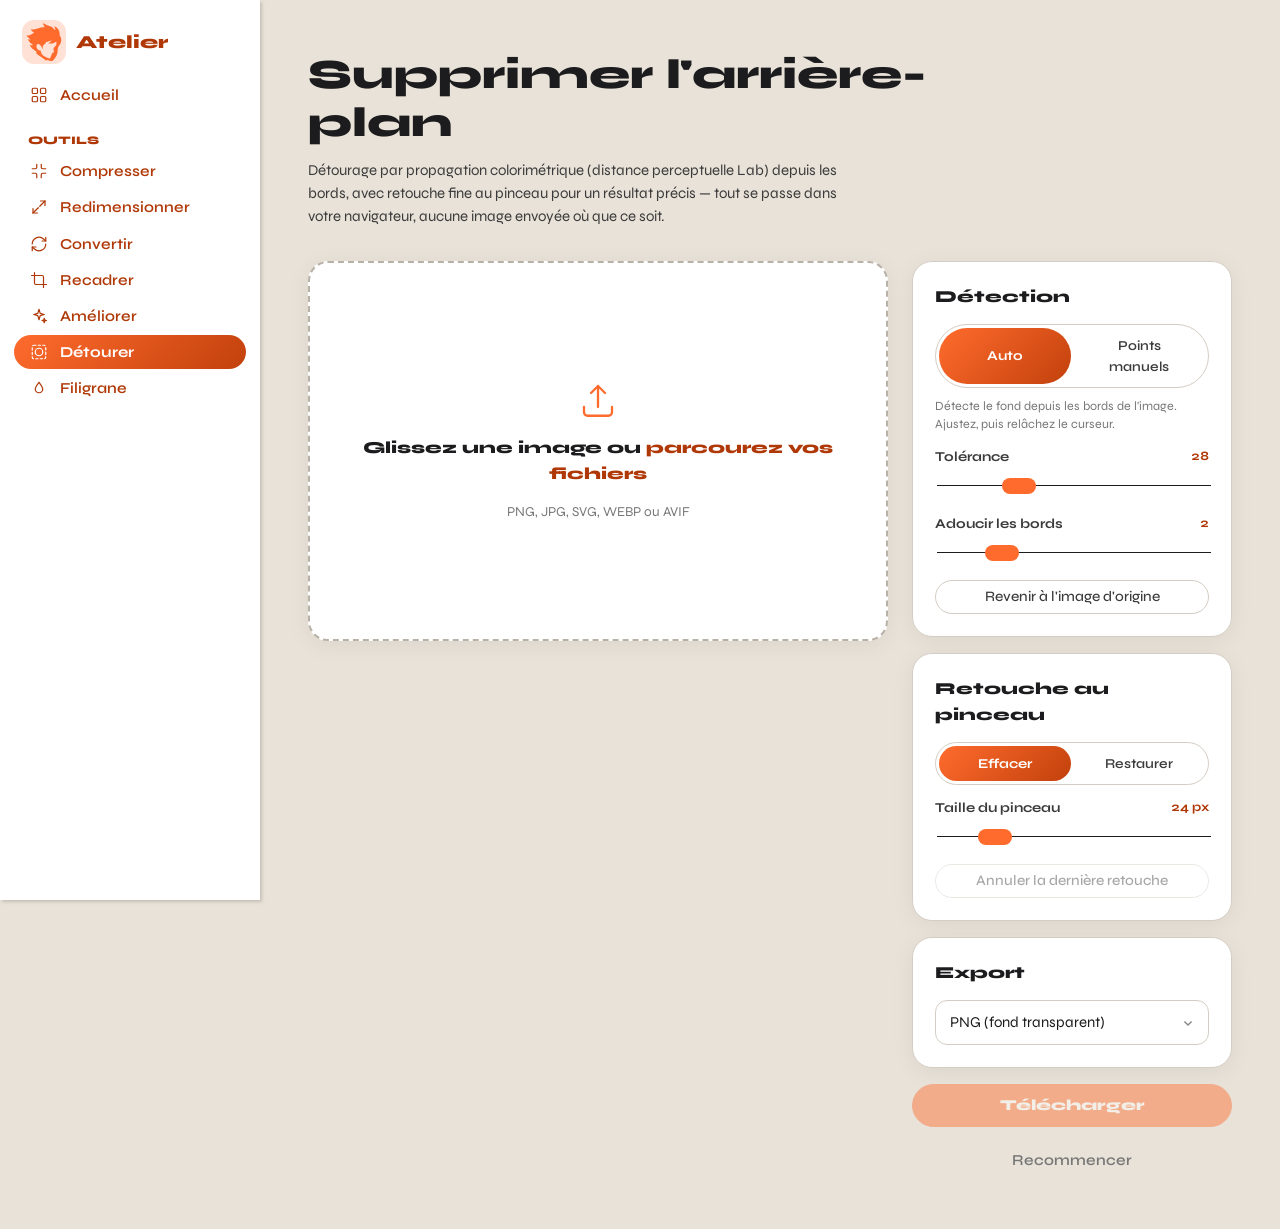
<file: detourer.html>
<!DOCTYPE html>
<html lang="fr">

<head>
  <meta charset="UTF-8">
  <meta name="viewport" content="width=device-width, initial-scale=1, viewport-fit=cover">
  <title>Supprimer l'arrière-plan — Atelier</title>
  <meta name="description" content="Supprimez l'arrière-plan d'une image par détection colorimétrique, avec retouche au pinceau.">
  <link rel="preconnect" href="https://fonts.googleapis.com">
  <link rel="preconnect" href="https://fonts.gstatic.com" crossorigin>
  <link href="https://fonts.googleapis.com/css2?family=Syne:wght@400;500;600;700;800&display=swap" rel="stylesheet">
  <link rel="icon" href="assets/icon.svg" type="image/svg+xml">
  <meta name="theme-color" content="#FF6B2D">
  <link href="style.css" rel="stylesheet">
</head>

<body>
  <div class="app">

    <nav class="rail" aria-label="Outils">
      <a class="rail-brand" href="index.html" aria-label="Atelier — retour à l'accueil"><img class="mark" src="assets/icon.svg" alt="" width="44" height="44"><span class="LogoTx">Atelier</span></a>
      <ul class="rail-nav" id="rail-nav">
        <li><a class="rail-btn" title="Accueil" href="index.html">
            <span class="ic"><svg viewBox="0 0 24 24" fill="none" stroke="currentColor" stroke-width="1.6" stroke-linecap="round" stroke-linejoin="round"><rect x="3" y="3" width="7" height="7" rx="1.5"/><rect x="14" y="3" width="7" height="7" rx="1.5"/><rect x="3" y="14" width="7" height="7" rx="1.5"/><rect x="14" y="14" width="7" height="7" rx="1.5"/></svg></span>
            <span class="lb">Accueil</span>
          </a></li>
        <li><a class="rail-btn" title="Compresser" href="compresser.html">
            <span class="ic"><svg viewBox="0 0 24 24" fill="none" stroke="currentColor" stroke-width="1.6"
                stroke-linecap="round" stroke-linejoin="round">
                <path d="M9 3v4a2 2 0 0 1-2 2H3" />
                <path d="M15 3v4a2 2 0 0 0 2 2h4" />
                <path d="M9 21v-4a2 2 0 0 0-2-2H3" />
                <path d="M15 21v-4a2 2 0 0 1 2-2h4" /></svg></span>
            <span class="lb">Compresser</span>
          </a></li>
        <li><a class="rail-btn" title="Redimensionner" href="redimensionner.html">
            <span class="ic"><svg viewBox="0 0 24 24" fill="none" stroke="currentColor" stroke-width="1.6"
                stroke-linecap="round" stroke-linejoin="round">
                <path d="M4 14v6h6" />
                <path d="M20 10V4h-6" />
                <path d="M4 20l7-7" />
                <path d="M20 4l-7 7" /></svg></span>
            <span class="lb">Redimensionner</span>
          </a></li>
        <li><a class="rail-btn" title="Convertir" href="convertir.html">
            <span class="ic"><svg viewBox="0 0 24 24" fill="none" stroke="currentColor" stroke-width="1.6"
                stroke-linecap="round" stroke-linejoin="round">
                <path d="M3 12a9 9 0 0 1 15-6.7L21 8" />
                <path d="M21 3v5h-5" />
                <path d="M21 12a9 9 0 0 1-15 6.7L3 16" />
                <path d="M3 21v-5h5" /></svg></span>
            <span class="lb">Convertir</span>
          </a></li>
        <li><a class="rail-btn" title="Recadrer" href="recadrer.html">
            <span class="ic"><svg viewBox="0 0 24 24" fill="none" stroke="currentColor" stroke-width="1.6"
                stroke-linecap="round" stroke-linejoin="round">
                <path d="M6 2v14a2 2 0 0 0 2 2h14" />
                <path d="M18 22V8a2 2 0 0 0-2-2H2" /></svg></span>
            <span class="lb">Recadrer</span>
          </a></li>
        <li><a class="rail-btn" title="Améliorer" href="ameliorer.html">
            <span class="ic"><svg viewBox="0 0 24 24" fill="none" stroke="currentColor" stroke-width="1.6"
                stroke-linecap="round" stroke-linejoin="round">
                <path d="M12 3l1.6 5.4L19 10l-5.4 1.6L12 17l-1.6-5.4L5 10l5.4-1.6L12 3z" />
                <path d="M19 15l.7 2.3L22 18l-2.3.7L19 21l-.7-2.3L16 18l2.3-.7L19 15z" /></svg></span>
            <span class="lb">Améliorer</span>
          </a></li>
        <li><a class="rail-btn" title="Détourer" href="detourer.html" aria-current="page">
            <span class="ic"><svg viewBox="0 0 24 24" fill="none" stroke="currentColor" stroke-width="1.6"
                stroke-linecap="round" stroke-linejoin="round">
                <rect x="3" y="3" width="18" height="18" rx="2" stroke-dasharray="3 3" />
                <circle cx="12" cy="12" r="5" /></svg></span>
            <span class="lb">Détourer</span>
          </a></li>
        <li><a class="rail-btn" title="Filigrane" href="filigrane.html">
            <span class="ic"><svg viewBox="0 0 24 24" fill="none" stroke="currentColor" stroke-width="1.6"
                stroke-linecap="round" stroke-linejoin="round">
                <path d="M12 3c-3 4-5 6.5-5 9a5 5 0 0 0 10 0c0-2.5-2-5-5-9z" /></svg></span>
            <span class="lb">Filigrane</span>
          </a></li>
      </ul>
    </nav>

    <main class="workspace" id="workspace">

      <section class="tool-panel" id="panel-removebg" aria-labelledby="h-removebg">
        <div class="panel-head">
          <h1 id="h-removebg">Supprimer l'arrière-plan</h1>
          <p>Détourage par propagation colorimétrique (distance perceptuelle Lab) depuis les bords, avec retouche fine
            au pinceau pour un résultat précis — tout se passe dans votre navigateur, aucune image envoyée où que ce
            soit.</p>
        </div>
        <div class="panel-body">
          <div class="stage-col">
            <div class="dropzone" id="bg-dropzone">
              <div class="dz-inner">
                <svg class="dz-icon" viewBox="0 0 24 24" fill="none" stroke="currentColor" stroke-width="1.3"
                  stroke-linecap="round" stroke-linejoin="round">
                  <path d="M12 16V4M12 4l-4 4M12 4l4 4" />
                  <path d="M4 16v3a2 2 0 0 0 2 2h12a2 2 0 0 0 2-2v-3" /></svg>
                <div class="dz-title">Glissez une image ou <b>parcourez vos fichiers</b></div>
                <div class="dz-sub">PNG, JPG, SVG, WEBP ou AVIF</div>
              </div>
              <input type="file" id="bg-file-input"
                accept=".png,.jpg,.jpeg,.svg,.webp,.avif,image/png,image/jpeg,image/svg+xml,image/webp,image/avif"
                aria-label="Choisir une image pour détourage">
            </div>
            <div class="stage checkerboard" id="bg-stage">
              <div class="loading-overlay" id="bg-loading"><span class="spinner"></span><span
                  class="msg">Détourage…</span></div>
              <canvas class="stage-media" id="bg-canvas"></canvas>
              <div class="brush-cursor" id="bg-brush-cursor"></div>
            </div>
            <div class="stat-strip" id="bg-stats" style="display:none;">
              <div class="stat"><span class="k">Mode</span><span class="v mono" id="bg-stat-mode">Auto</span></div>
              <div class="stat"><span class="k">Tolérance</span><span class="v mono" id="bg-stat-tol">28</span></div>
              <div class="stat"><span class="k">Dimensions</span><span class="v mono" id="bg-stat-dims">—</span></div>
            </div>
            <div class="notice notice-info" id="bg-svg-note" style="display:none;">Ce SVG est rasterisé pour permettre
              une analyse précise des couleurs, pixel par pixel.</div>
          </div>
          <div class="controls-col">
            <div class="card control-card">
              <h3>Détection</h3>
              <div class="seg seg-block" role="group" aria-label="Mode de détection" id="bg-mode-seg">
                <button type="button" data-mode="auto" aria-pressed="true">Auto</button>
                <button type="button" data-mode="manual" aria-pressed="false">Points manuels</button>
              </div>
              <p class="hint" id="bg-mode-hint" style="margin-top:9px;">Détecte le fond depuis les bords de l'image.
                Ajustez, puis relâchez le curseur.</p>
              <div class="field" style="margin-top:12px;">
                <div class="field-row"><label for="bg-tolerance-slider">Tolérance</label><span class="val"
                    id="bg-tolerance-value">28</span></div>
                <input type="range" id="bg-tolerance-slider" min="1" max="100" value="28">
              </div>
              <div class="field">
                <div class="field-row"><label for="bg-feather-slider">Adoucir les bords</label><span class="val"
                    id="bg-feather-value">2</span></div>
                <input type="range" id="bg-feather-slider" min="0" max="10" value="2">
              </div>
              <button class="btn btn-ghost btn-block btn-sm" id="bg-restore-btn">Revenir à l'image d'origine</button>
            </div>
            <div class="card control-card">
              <h3>Retouche au pinceau</h3>
              <div class="seg seg-block" role="group" aria-label="Mode du pinceau" id="bg-brush-seg">
                <button type="button" data-brush="erase" aria-pressed="true">Effacer</button>
                <button type="button" data-brush="restore" aria-pressed="false">Restaurer</button>
              </div>
              <div class="field" style="margin-top:12px;">
                <div class="field-row"><label for="bg-brush-size">Taille du pinceau</label><span class="val"
                    id="bg-brush-size-value">24 px</span></div>
                <input type="range" id="bg-brush-size" min="4" max="120" value="24">
              </div>
              <button class="btn btn-ghost btn-block btn-sm" id="bg-undo-btn" disabled>Annuler la dernière
                retouche</button>
            </div>
            <div class="card control-card">
              <h3>Export</h3>
              <select id="bg-export-format">
                <option value="png">PNG (fond transparent)</option>
                <option value="webp">WEBP (fond transparent)</option>
                <option value="jpg">JPG (fond en couleur unie)</option>
              </select>
              <div class="color-row" id="bg-matte-row" style="display:none;margin-top:10px;">
                <input type="color" id="bg-matte-color" value="#ffffff">
                <span class="hint">Couleur de fond pour le JPG</span>
              </div>
            </div>
            <button class="btn btn-accent btn-block" id="bg-download-btn" disabled>Télécharger</button>
            <button class="btn btn-text btn-block" id="bg-reset-btn">Recommencer</button>
          </div>
        </div>
      </section>

    </main>
  </div>
  <script src="js/common.js"></script>
  <script src="js/detourer.js"></script>

</body>

</html>
</file>
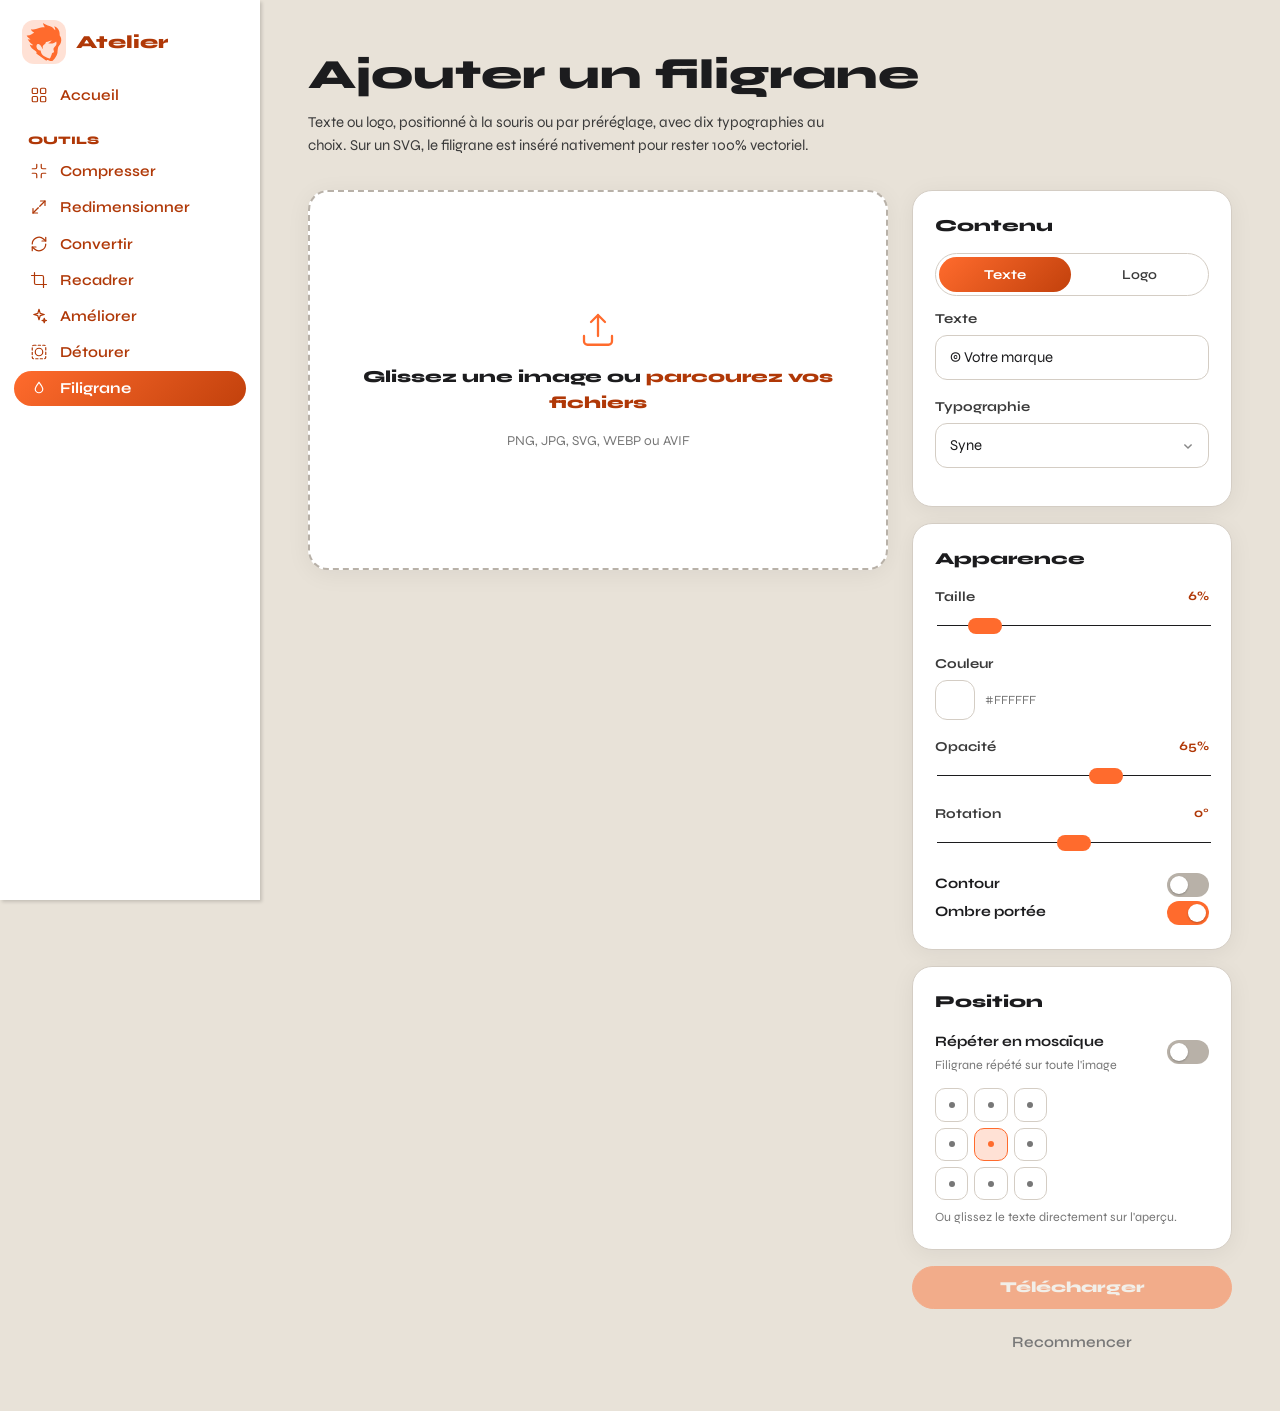
<file: filigrane.html>
<!DOCTYPE html>
<html lang="fr">

<head>
  <meta charset="UTF-8">
  <meta name="viewport" content="width=device-width, initial-scale=1, viewport-fit=cover">
  <title>Ajouter un filigrane — Atelier</title>
  <meta name="description" content="Ajoutez un filigrane texte ou logo à vos images, avec dix typographies et un positionnement à la souris.">
  <link rel="preconnect" href="https://fonts.googleapis.com">
  <link rel="preconnect" href="https://fonts.gstatic.com" crossorigin>
  <link href="https://fonts.googleapis.com/css2?family=Syne:wght@400;500;600;700;800&family=Montserrat:ital,wght@0,400;0,600;0,700;1,400&family=Playfair+Display:ital,wght@0,700;1,400&family=Poppins:wght@400;600&family=Bebas+Neue&family=Caveat:wght@600;700&display=swap" rel="stylesheet">
  <link rel="icon" href="assets/icon.svg" type="image/svg+xml">
  <meta name="theme-color" content="#FF6B2D">
  <link href="style.css" rel="stylesheet">
</head>

<body>
  <div class="app">

    <nav class="rail" aria-label="Outils">
      <a class="rail-brand" href="index.html" aria-label="Atelier — retour à l'accueil"><img class="mark" src="assets/icon.svg" alt="" width="44" height="44"><span class="LogoTx">Atelier</span></a>
      <ul class="rail-nav" id="rail-nav">
        <li><a class="rail-btn" title="Accueil" href="index.html">
            <span class="ic"><svg viewBox="0 0 24 24" fill="none" stroke="currentColor" stroke-width="1.6" stroke-linecap="round" stroke-linejoin="round"><rect x="3" y="3" width="7" height="7" rx="1.5"/><rect x="14" y="3" width="7" height="7" rx="1.5"/><rect x="3" y="14" width="7" height="7" rx="1.5"/><rect x="14" y="14" width="7" height="7" rx="1.5"/></svg></span>
            <span class="lb">Accueil</span>
          </a></li>
        <li><a class="rail-btn" title="Compresser" href="compresser.html">
            <span class="ic"><svg viewBox="0 0 24 24" fill="none" stroke="currentColor" stroke-width="1.6"
                stroke-linecap="round" stroke-linejoin="round">
                <path d="M9 3v4a2 2 0 0 1-2 2H3" />
                <path d="M15 3v4a2 2 0 0 0 2 2h4" />
                <path d="M9 21v-4a2 2 0 0 0-2-2H3" />
                <path d="M15 21v-4a2 2 0 0 1 2-2h4" /></svg></span>
            <span class="lb">Compresser</span>
          </a></li>
        <li><a class="rail-btn" title="Redimensionner" href="redimensionner.html">
            <span class="ic"><svg viewBox="0 0 24 24" fill="none" stroke="currentColor" stroke-width="1.6"
                stroke-linecap="round" stroke-linejoin="round">
                <path d="M4 14v6h6" />
                <path d="M20 10V4h-6" />
                <path d="M4 20l7-7" />
                <path d="M20 4l-7 7" /></svg></span>
            <span class="lb">Redimensionner</span>
          </a></li>
        <li><a class="rail-btn" title="Convertir" href="convertir.html">
            <span class="ic"><svg viewBox="0 0 24 24" fill="none" stroke="currentColor" stroke-width="1.6"
                stroke-linecap="round" stroke-linejoin="round">
                <path d="M3 12a9 9 0 0 1 15-6.7L21 8" />
                <path d="M21 3v5h-5" />
                <path d="M21 12a9 9 0 0 1-15 6.7L3 16" />
                <path d="M3 21v-5h5" /></svg></span>
            <span class="lb">Convertir</span>
          </a></li>
        <li><a class="rail-btn" title="Recadrer" href="recadrer.html">
            <span class="ic"><svg viewBox="0 0 24 24" fill="none" stroke="currentColor" stroke-width="1.6"
                stroke-linecap="round" stroke-linejoin="round">
                <path d="M6 2v14a2 2 0 0 0 2 2h14" />
                <path d="M18 22V8a2 2 0 0 0-2-2H2" /></svg></span>
            <span class="lb">Recadrer</span>
          </a></li>
        <li><a class="rail-btn" title="Améliorer" href="ameliorer.html">
            <span class="ic"><svg viewBox="0 0 24 24" fill="none" stroke="currentColor" stroke-width="1.6"
                stroke-linecap="round" stroke-linejoin="round">
                <path d="M12 3l1.6 5.4L19 10l-5.4 1.6L12 17l-1.6-5.4L5 10l5.4-1.6L12 3z" />
                <path d="M19 15l.7 2.3L22 18l-2.3.7L19 21l-.7-2.3L16 18l2.3-.7L19 15z" /></svg></span>
            <span class="lb">Améliorer</span>
          </a></li>
        <li><a class="rail-btn" title="Détourer" href="detourer.html">
            <span class="ic"><svg viewBox="0 0 24 24" fill="none" stroke="currentColor" stroke-width="1.6"
                stroke-linecap="round" stroke-linejoin="round">
                <rect x="3" y="3" width="18" height="18" rx="2" stroke-dasharray="3 3" />
                <circle cx="12" cy="12" r="5" /></svg></span>
            <span class="lb">Détourer</span>
          </a></li>
        <li><a class="rail-btn" title="Filigrane" href="filigrane.html" aria-current="page">
            <span class="ic"><svg viewBox="0 0 24 24" fill="none" stroke="currentColor" stroke-width="1.6"
                stroke-linecap="round" stroke-linejoin="round">
                <path d="M12 3c-3 4-5 6.5-5 9a5 5 0 0 0 10 0c0-2.5-2-5-5-9z" /></svg></span>
            <span class="lb">Filigrane</span>
          </a></li>
      </ul>
    </nav>

    <main class="workspace" id="workspace">

      <section class="tool-panel" id="panel-watermark" aria-labelledby="h-watermark">
        <div class="panel-head">
          <h1 id="h-watermark">Ajouter un filigrane</h1>
          <p>Texte ou logo, positionné à la souris ou par préréglage, avec dix typographies au choix. Sur un SVG, le
            filigrane est inséré nativement pour rester 100% vectoriel.</p>
        </div>
        <div class="panel-body">
          <div class="stage-col">
            <div class="dropzone" id="wm-dropzone">
              <div class="dz-inner">
                <svg class="dz-icon" viewBox="0 0 24 24" fill="none" stroke="currentColor" stroke-width="1.3"
                  stroke-linecap="round" stroke-linejoin="round">
                  <path d="M12 16V4M12 4l-4 4M12 4l4 4" />
                  <path d="M4 16v3a2 2 0 0 0 2 2h12a2 2 0 0 0 2-2v-3" /></svg>
                <div class="dz-title">Glissez une image ou <b>parcourez vos fichiers</b></div>
                <div class="dz-sub">PNG, JPG, SVG, WEBP ou AVIF</div>
              </div>
              <input type="file" id="wm-file-input"
                accept=".png,.jpg,.jpeg,.svg,.webp,.avif,image/png,image/jpeg,image/svg+xml,image/webp,image/avif"
                aria-label="Choisir une image à filigraner">
            </div>
            <div class="stage" id="wm-stage">
              <div class="loading-overlay" id="wm-loading"><span class="spinner"></span><span class="msg">Rendu…</span>
              </div>
              <div class="crop-stage" id="wm-preview-wrap">
                <canvas class="stage-media" id="wm-canvas"></canvas>
                <div class="wm-drag-layer" id="wm-drag-layer">
                  <div class="wm-text-handle" id="wm-text-handle" aria-label="Déplacer le filigrane" role="button"
                    tabindex="0"></div>
                </div>
              </div>
            </div>
            <div class="notice notice-info" id="wm-svg-badge" style="display:none;">Filigrane inséré nativement dans le
              SVG : le fichier exporté reste 100% vectoriel.</div>
          </div>
          <div class="controls-col">
            <div class="card control-card">
              <h3>Contenu</h3>
              <div class="seg seg-block" role="group" aria-label="Type de filigrane" id="wm-mode-seg">
                <button type="button" data-wmmode="text" aria-pressed="true">Texte</button>
                <button type="button" data-wmmode="image" aria-pressed="false">Logo</button>
              </div>
              <div class="field" id="wm-text-field" style="margin-top:12px;">
                <label for="wm-text-input">Texte</label>
                <input class="text-input" type="text" id="wm-text-input" value="© Votre marque" maxlength="80">
              </div>
              <div class="field" id="wm-font-field">
                <label for="wm-font-select">Typographie</label>
                <select id="wm-font-select">
                  <option value="Syne" data-stack="'Syne',sans-serif" selected>Syne</option>
                  <option value="Montserrat" data-stack="'Montserrat',sans-serif">Montserrat</option>
                  <option value="Times New Roman" data-stack="'Times New Roman',Times,serif">Times New Roman</option>
                  <option value="Playfair Display" data-stack="'Playfair Display',serif">Playfair Display</option>
                  <option value="Poppins" data-stack="'Poppins',sans-serif">Poppins</option>
                  <option value="Arial" data-stack="Arial,Helvetica,sans-serif">Arial</option>
                  <option value="Georgia" data-stack="Georgia,'Times New Roman',serif">Georgia</option>
                  <option value="Bebas Neue" data-stack="'Bebas Neue',sans-serif">Bebas Neue</option>
                  <option value="Caveat" data-stack="'Caveat',cursive">Caveat</option>
                  <option value="Courier New" data-stack="'Courier New',Courier,monospace">Courier New</option>
                </select>
              </div>
              <div class="field" id="wm-logo-field" style="display:none;">
                <label for="wm-logo-input">Fichier logo</label>
                <input class="text-input" type="file" id="wm-logo-input" accept="image/*">
                <p class="hint">PNG à fond transparent conseillé.</p>
              </div>
            </div>
            <div class="card control-card">
              <h3>Apparence</h3>
              <div class="field" id="wm-size-field">
                <div class="field-row"><label for="wm-size-slider">Taille</label><span class="val"
                    id="wm-size-value">6%</span></div>
                <input type="range" id="wm-size-slider" min="1" max="40" value="6">
              </div>
              <div class="field" id="wm-color-field">
                <label>Couleur</label>
                <div class="color-row"><input type="color" id="wm-color-input" value="#ffffff"><span class="hint mono"
                    id="wm-color-hex">#FFFFFF</span></div>
              </div>
              <div class="field">
                <div class="field-row"><label for="wm-opacity-slider">Opacité</label><span class="val"
                    id="wm-opacity-value">65%</span></div>
                <input type="range" id="wm-opacity-slider" min="5" max="100" value="65">
              </div>
              <div class="field">
                <div class="field-row"><label for="wm-rotation-slider">Rotation</label><span class="val"
                    id="wm-rotation-value">0°</span></div>
                <input type="range" id="wm-rotation-slider" min="-180" max="180" value="0">
              </div>
              <div class="toggle-row" id="wm-stroke-row">
                <div class="tt">Contour</div>
                <label class="switch"><input type="checkbox" id="wm-stroke-toggle"><span class="track"></span></label>
              </div>
              <div class="toggle-row" id="wm-shadow-row">
                <div class="tt">Ombre portée</div>
                <label class="switch"><input type="checkbox" id="wm-shadow-toggle" checked><span
                    class="track"></span></label>
              </div>
            </div>
            <div class="card control-card">
              <h3>Position</h3>
              <div class="toggle-row">
                <div>
                  <div class="tt">Répéter en mosaïque</div>
                  <div class="desc">Filigrane répété sur toute l'image</div>
                </div>
                <label class="switch"><input type="checkbox" id="wm-tile-toggle"><span class="track"></span></label>
              </div>
              <div id="wm-position-block" style="margin-top:12px;">
                <div class="pos-grid" id="wm-pos-grid" role="group" aria-label="Position du filigrane">
                  <button type="button" class="pos-btn" data-pos="tl" aria-label="Haut gauche"></button>
                  <button type="button" class="pos-btn" data-pos="tc" aria-label="Haut centre"></button>
                  <button type="button" class="pos-btn" data-pos="tr" aria-label="Haut droite"></button>
                  <button type="button" class="pos-btn" data-pos="cl" aria-label="Centre gauche"></button>
                  <button type="button" class="pos-btn" data-pos="cc" aria-pressed="true" aria-label="Centre"></button>
                  <button type="button" class="pos-btn" data-pos="cr" aria-label="Centre droite"></button>
                  <button type="button" class="pos-btn" data-pos="bl" aria-label="Bas gauche"></button>
                  <button type="button" class="pos-btn" data-pos="bc" aria-label="Bas centre"></button>
                  <button type="button" class="pos-btn" data-pos="br" aria-label="Bas droite"></button>
                </div>
                <p class="hint" style="margin-top:8px;">Ou glissez le texte directement sur l'aperçu.</p>
              </div>
              <div class="field" id="wm-density-field" style="display:none;margin-top:12px;">
                <div class="field-row"><label for="wm-density-slider">Densité</label><span class="val"
                    id="wm-density-value">3</span></div>
                <input type="range" id="wm-density-slider" min="1" max="6" value="3">
              </div>
            </div>
            <button class="btn btn-accent btn-block" id="wm-download-btn" disabled>Télécharger</button>
            <button class="btn btn-text btn-block" id="wm-reset-btn">Recommencer</button>
          </div>
        </div>
      </section>

    </main>
  </div>
  <script src="js/common.js"></script>
  <script src="js/filigrane.js"></script>

</body>

</html>
</file>
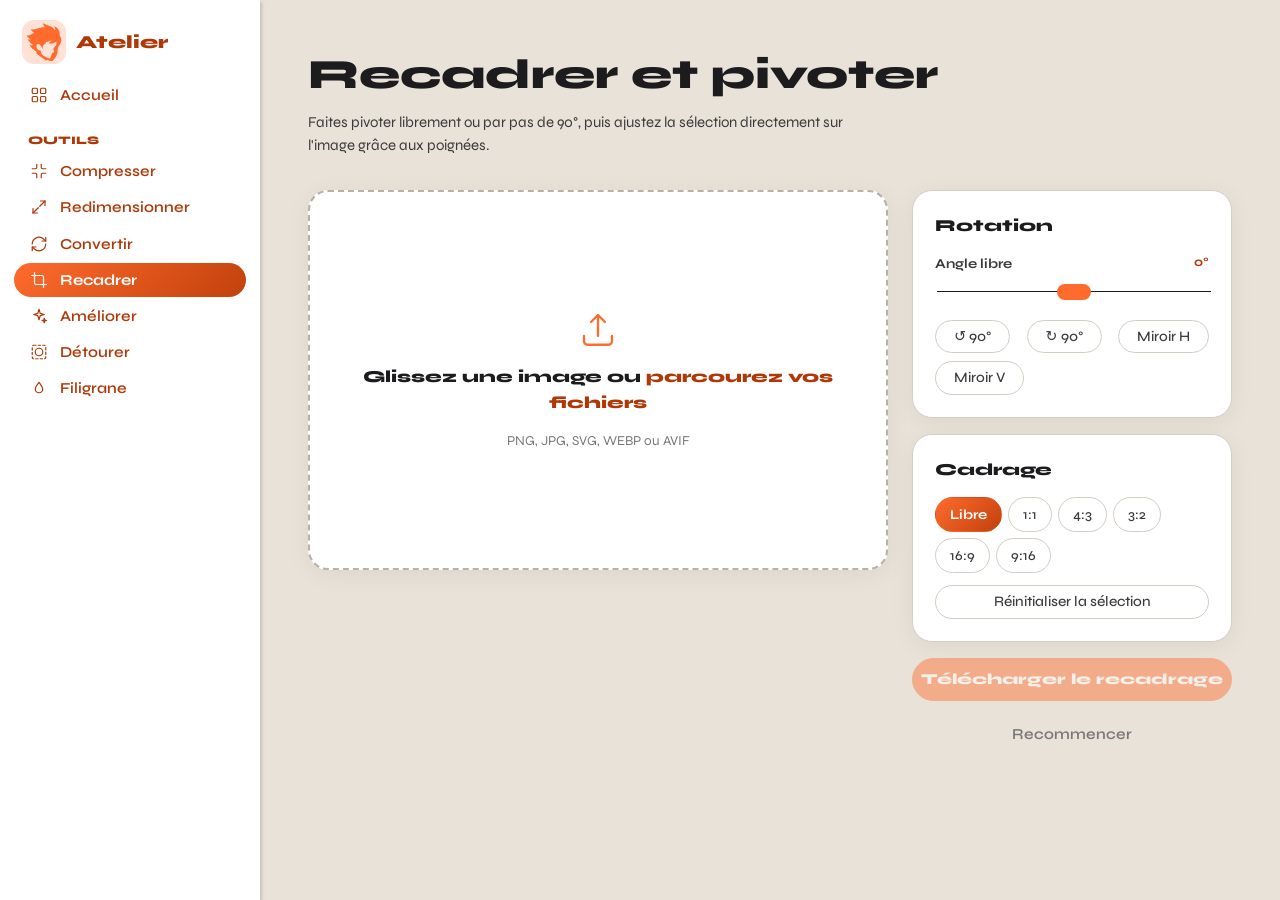
<file: recadrer.html>
<!DOCTYPE html>
<html lang="fr">

<head>
  <meta charset="UTF-8">
  <meta name="viewport" content="width=device-width, initial-scale=1, viewport-fit=cover">
  <title>Recadrer et pivoter — Atelier</title>
  <meta name="description" content="Recadrez et pivotez une image avec des poignées, des ratios prédéfinis et une rotation libre.">
  <link rel="preconnect" href="https://fonts.googleapis.com">
  <link rel="preconnect" href="https://fonts.gstatic.com" crossorigin>
  <link href="https://fonts.googleapis.com/css2?family=Syne:wght@400;500;600;700;800&display=swap" rel="stylesheet">
  <link rel="icon" href="assets/icon.svg" type="image/svg+xml">
  <meta name="theme-color" content="#FF6B2D">
  <link href="style.css" rel="stylesheet">
</head>

<body>
  <div class="app">

    <nav class="rail" aria-label="Outils">
      <a class="rail-brand" href="index.html" aria-label="Atelier — retour à l'accueil"><img class="mark" src="assets/icon.svg" alt="" width="44" height="44"><span class="LogoTx">Atelier</span></a>
      <ul class="rail-nav" id="rail-nav">
        <li><a class="rail-btn" title="Accueil" href="index.html">
            <span class="ic"><svg viewBox="0 0 24 24" fill="none" stroke="currentColor" stroke-width="1.6" stroke-linecap="round" stroke-linejoin="round"><rect x="3" y="3" width="7" height="7" rx="1.5"/><rect x="14" y="3" width="7" height="7" rx="1.5"/><rect x="3" y="14" width="7" height="7" rx="1.5"/><rect x="14" y="14" width="7" height="7" rx="1.5"/></svg></span>
            <span class="lb">Accueil</span>
          </a></li>
        <li><a class="rail-btn" title="Compresser" href="compresser.html">
            <span class="ic"><svg viewBox="0 0 24 24" fill="none" stroke="currentColor" stroke-width="1.6"
                stroke-linecap="round" stroke-linejoin="round">
                <path d="M9 3v4a2 2 0 0 1-2 2H3" />
                <path d="M15 3v4a2 2 0 0 0 2 2h4" />
                <path d="M9 21v-4a2 2 0 0 0-2-2H3" />
                <path d="M15 21v-4a2 2 0 0 1 2-2h4" /></svg></span>
            <span class="lb">Compresser</span>
          </a></li>
        <li><a class="rail-btn" title="Redimensionner" href="redimensionner.html">
            <span class="ic"><svg viewBox="0 0 24 24" fill="none" stroke="currentColor" stroke-width="1.6"
                stroke-linecap="round" stroke-linejoin="round">
                <path d="M4 14v6h6" />
                <path d="M20 10V4h-6" />
                <path d="M4 20l7-7" />
                <path d="M20 4l-7 7" /></svg></span>
            <span class="lb">Redimensionner</span>
          </a></li>
        <li><a class="rail-btn" title="Convertir" href="convertir.html">
            <span class="ic"><svg viewBox="0 0 24 24" fill="none" stroke="currentColor" stroke-width="1.6"
                stroke-linecap="round" stroke-linejoin="round">
                <path d="M3 12a9 9 0 0 1 15-6.7L21 8" />
                <path d="M21 3v5h-5" />
                <path d="M21 12a9 9 0 0 1-15 6.7L3 16" />
                <path d="M3 21v-5h5" /></svg></span>
            <span class="lb">Convertir</span>
          </a></li>
        <li><a class="rail-btn" title="Recadrer" href="recadrer.html" aria-current="page">
            <span class="ic"><svg viewBox="0 0 24 24" fill="none" stroke="currentColor" stroke-width="1.6"
                stroke-linecap="round" stroke-linejoin="round">
                <path d="M6 2v14a2 2 0 0 0 2 2h14" />
                <path d="M18 22V8a2 2 0 0 0-2-2H2" /></svg></span>
            <span class="lb">Recadrer</span>
          </a></li>
        <li><a class="rail-btn" title="Améliorer" href="ameliorer.html">
            <span class="ic"><svg viewBox="0 0 24 24" fill="none" stroke="currentColor" stroke-width="1.6"
                stroke-linecap="round" stroke-linejoin="round">
                <path d="M12 3l1.6 5.4L19 10l-5.4 1.6L12 17l-1.6-5.4L5 10l5.4-1.6L12 3z" />
                <path d="M19 15l.7 2.3L22 18l-2.3.7L19 21l-.7-2.3L16 18l2.3-.7L19 15z" /></svg></span>
            <span class="lb">Améliorer</span>
          </a></li>
        <li><a class="rail-btn" title="Détourer" href="detourer.html">
            <span class="ic"><svg viewBox="0 0 24 24" fill="none" stroke="currentColor" stroke-width="1.6"
                stroke-linecap="round" stroke-linejoin="round">
                <rect x="3" y="3" width="18" height="18" rx="2" stroke-dasharray="3 3" />
                <circle cx="12" cy="12" r="5" /></svg></span>
            <span class="lb">Détourer</span>
          </a></li>
        <li><a class="rail-btn" title="Filigrane" href="filigrane.html">
            <span class="ic"><svg viewBox="0 0 24 24" fill="none" stroke="currentColor" stroke-width="1.6"
                stroke-linecap="round" stroke-linejoin="round">
                <path d="M12 3c-3 4-5 6.5-5 9a5 5 0 0 0 10 0c0-2.5-2-5-5-9z" /></svg></span>
            <span class="lb">Filigrane</span>
          </a></li>
      </ul>
    </nav>

    <main class="workspace" id="workspace">

      <section class="tool-panel" id="panel-croprotate" aria-labelledby="h-croprotate">
        <div class="panel-head">
          <h1 id="h-croprotate">Recadrer et pivoter</h1>
          <p>Faites pivoter librement ou par pas de 90°, puis ajustez la sélection directement sur l'image grâce aux
            poignées.</p>
        </div>
        <div class="panel-body">
          <div class="stage-col">
            <div class="dropzone" id="cr-dropzone">
              <div class="dz-inner">
                <svg class="dz-icon" viewBox="0 0 24 24" fill="none" stroke="currentColor" stroke-width="1.3"
                  stroke-linecap="round" stroke-linejoin="round">
                  <path d="M12 16V4M12 4l-4 4M12 4l4 4" />
                  <path d="M4 16v3a2 2 0 0 0 2 2h12a2 2 0 0 0 2-2v-3" /></svg>
                <div class="dz-title">Glissez une image ou <b>parcourez vos fichiers</b></div>
                <div class="dz-sub">PNG, JPG, SVG, WEBP ou AVIF</div>
              </div>
              <input type="file" id="cr-file-input"
                accept=".png,.jpg,.jpeg,.svg,.webp,.avif,image/png,image/jpeg,image/svg+xml,image/webp,image/avif"
                aria-label="Choisir une image à recadrer">
            </div>
            <div class="stage" id="cr-stage">
              <div class="loading-overlay" id="cr-loading"><span class="spinner"></span><span
                  class="msg">Traitement…</span></div>
              <div class="crop-stage" id="cr-crop-stage">
                <img id="cr-image" alt="Image à recadrer">
                <div class="crop-box" id="cr-crop-box">
                  <div class="third v1"></div>
                  <div class="third v2"></div>
                  <div class="third h1"></div>
                  <div class="third h2"></div>
                  <div class="crop-handle h-nw" data-h="nw"></div>
                  <div class="crop-handle h-n" data-h="n"></div>
                  <div class="crop-handle h-ne" data-h="ne"></div>
                  <div class="crop-handle h-e" data-h="e"></div>
                  <div class="crop-handle h-se" data-h="se"></div>
                  <div class="crop-handle h-s" data-h="s"></div>
                  <div class="crop-handle h-sw" data-h="sw"></div>
                  <div class="crop-handle h-w" data-h="w"></div>
                </div>
              </div>
            </div>
            <div class="stat-strip" id="cr-stats" style="display:none;">
              <div class="stat"><span class="k">Sélection</span><span class="v mono" id="cr-stat-sel">—</span></div>
              <div class="stat"><span class="k">Rotation</span><span class="v mono" id="cr-stat-rot">0°</span></div>
            </div>
          </div>
          <div class="controls-col">
            <div class="card control-card">
              <h3>Rotation</h3>
              <div class="field">
                <div class="field-row"><label for="cr-rotate-slider">Angle libre</label><span class="val"
                    id="cr-rotate-value">0°</span></div>
                <input type="range" id="cr-rotate-slider" min="-180" max="180" value="0">
              </div>
              <div class="toolbar-row">
                <button class="btn btn-ghost btn-sm" id="cr-rotate-left90" title="Pivoter -90°">↺ 90°</button>
                <button class="btn btn-ghost btn-sm" id="cr-rotate-right90" title="Pivoter +90°">↻ 90°</button>
                <button class="btn btn-ghost btn-sm" id="cr-flip-h" title="Miroir horizontal">Miroir H</button>
                <button class="btn btn-ghost btn-sm" id="cr-flip-v" title="Miroir vertical">Miroir V</button>
              </div>
            </div>
            <div class="card control-card">
              <h3>Cadrage</h3>
              <div class="aspect-row" id="cr-aspect-row">
                <button class="aspect-chip" data-ratio="free" aria-pressed="true">Libre</button>
                <button class="aspect-chip" data-ratio="1:1" aria-pressed="false">1:1</button>
                <button class="aspect-chip" data-ratio="4:3" aria-pressed="false">4:3</button>
                <button class="aspect-chip" data-ratio="3:2" aria-pressed="false">3:2</button>
                <button class="aspect-chip" data-ratio="16:9" aria-pressed="false">16:9</button>
                <button class="aspect-chip" data-ratio="9:16" aria-pressed="false">9:16</button>
              </div>
              <button class="btn btn-ghost btn-block btn-sm" id="cr-reset-crop-btn"
                style="margin-top:12px;">Réinitialiser la sélection</button>
            </div>
            <div class="notice notice-info" id="cr-svg-note" style="display:none;">Ce SVG est rasterisé pour permettre
              un recadrage précis au pixel ; le fichier obtenu sera une image (PNG).</div>
            <button class="btn btn-accent btn-block" id="cr-download-btn" disabled>Télécharger le recadrage</button>
            <button class="btn btn-text btn-block" id="cr-reset-btn">Recommencer</button>
          </div>
        </div>
      </section>

    </main>
  </div>
  <script src="js/common.js"></script>
  <script src="js/recadrer.js"></script>

</body>

</html>
</file>
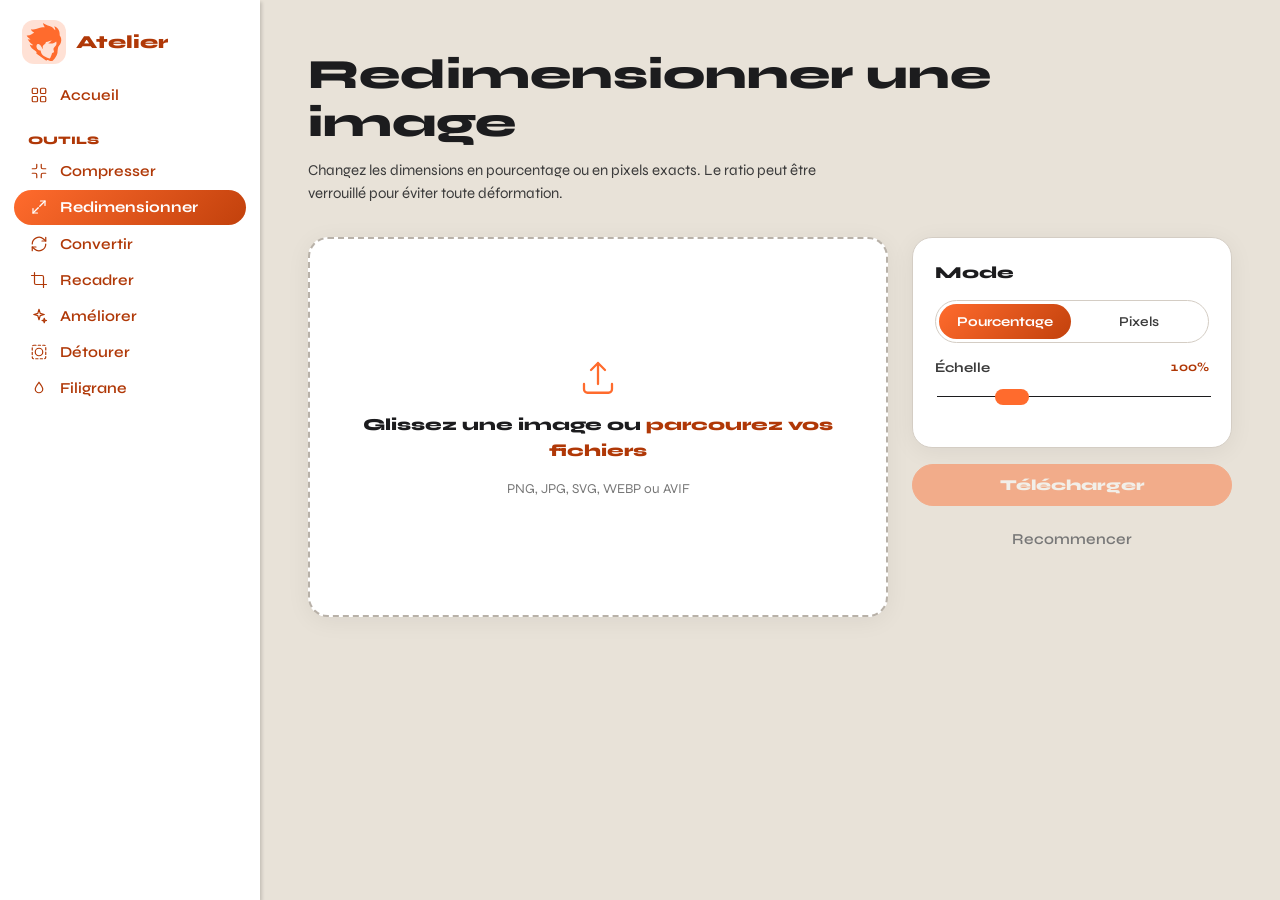
<file: redimensionner.html>
<!DOCTYPE html>
<html lang="fr">

<head>
  <meta charset="UTF-8">
  <meta name="viewport" content="width=device-width, initial-scale=1, viewport-fit=cover">
  <title>Redimensionner une image — Atelier</title>
  <meta name="description" content="Redimensionnez une image en pourcentage ou en pixels exacts, sans quitter votre navigateur.">
  <link rel="preconnect" href="https://fonts.googleapis.com">
  <link rel="preconnect" href="https://fonts.gstatic.com" crossorigin>
  <link href="https://fonts.googleapis.com/css2?family=Syne:wght@400;500;600;700;800&display=swap" rel="stylesheet">
  <link rel="icon" href="assets/icon.svg" type="image/svg+xml">
  <meta name="theme-color" content="#FF6B2D">
  <link href="style.css" rel="stylesheet">
</head>

<body>
  <div class="app">

    <nav class="rail" aria-label="Outils">
      <a class="rail-brand" href="index.html" aria-label="Atelier — retour à l'accueil"><img class="mark" src="assets/icon.svg" alt="" width="44" height="44"><span class="LogoTx">Atelier</span></a>
      <ul class="rail-nav" id="rail-nav">
        <li><a class="rail-btn" title="Accueil" href="index.html">
            <span class="ic"><svg viewBox="0 0 24 24" fill="none" stroke="currentColor" stroke-width="1.6" stroke-linecap="round" stroke-linejoin="round"><rect x="3" y="3" width="7" height="7" rx="1.5"/><rect x="14" y="3" width="7" height="7" rx="1.5"/><rect x="3" y="14" width="7" height="7" rx="1.5"/><rect x="14" y="14" width="7" height="7" rx="1.5"/></svg></span>
            <span class="lb">Accueil</span>
          </a></li>
        <li><a class="rail-btn" title="Compresser" href="compresser.html">
            <span class="ic"><svg viewBox="0 0 24 24" fill="none" stroke="currentColor" stroke-width="1.6"
                stroke-linecap="round" stroke-linejoin="round">
                <path d="M9 3v4a2 2 0 0 1-2 2H3" />
                <path d="M15 3v4a2 2 0 0 0 2 2h4" />
                <path d="M9 21v-4a2 2 0 0 0-2-2H3" />
                <path d="M15 21v-4a2 2 0 0 1 2-2h4" /></svg></span>
            <span class="lb">Compresser</span>
          </a></li>
        <li><a class="rail-btn" title="Redimensionner" href="redimensionner.html" aria-current="page">
            <span class="ic"><svg viewBox="0 0 24 24" fill="none" stroke="currentColor" stroke-width="1.6"
                stroke-linecap="round" stroke-linejoin="round">
                <path d="M4 14v6h6" />
                <path d="M20 10V4h-6" />
                <path d="M4 20l7-7" />
                <path d="M20 4l-7 7" /></svg></span>
            <span class="lb">Redimensionner</span>
          </a></li>
        <li><a class="rail-btn" title="Convertir" href="convertir.html">
            <span class="ic"><svg viewBox="0 0 24 24" fill="none" stroke="currentColor" stroke-width="1.6"
                stroke-linecap="round" stroke-linejoin="round">
                <path d="M3 12a9 9 0 0 1 15-6.7L21 8" />
                <path d="M21 3v5h-5" />
                <path d="M21 12a9 9 0 0 1-15 6.7L3 16" />
                <path d="M3 21v-5h5" /></svg></span>
            <span class="lb">Convertir</span>
          </a></li>
        <li><a class="rail-btn" title="Recadrer" href="recadrer.html">
            <span class="ic"><svg viewBox="0 0 24 24" fill="none" stroke="currentColor" stroke-width="1.6"
                stroke-linecap="round" stroke-linejoin="round">
                <path d="M6 2v14a2 2 0 0 0 2 2h14" />
                <path d="M18 22V8a2 2 0 0 0-2-2H2" /></svg></span>
            <span class="lb">Recadrer</span>
          </a></li>
        <li><a class="rail-btn" title="Améliorer" href="ameliorer.html">
            <span class="ic"><svg viewBox="0 0 24 24" fill="none" stroke="currentColor" stroke-width="1.6"
                stroke-linecap="round" stroke-linejoin="round">
                <path d="M12 3l1.6 5.4L19 10l-5.4 1.6L12 17l-1.6-5.4L5 10l5.4-1.6L12 3z" />
                <path d="M19 15l.7 2.3L22 18l-2.3.7L19 21l-.7-2.3L16 18l2.3-.7L19 15z" /></svg></span>
            <span class="lb">Améliorer</span>
          </a></li>
        <li><a class="rail-btn" title="Détourer" href="detourer.html">
            <span class="ic"><svg viewBox="0 0 24 24" fill="none" stroke="currentColor" stroke-width="1.6"
                stroke-linecap="round" stroke-linejoin="round">
                <rect x="3" y="3" width="18" height="18" rx="2" stroke-dasharray="3 3" />
                <circle cx="12" cy="12" r="5" /></svg></span>
            <span class="lb">Détourer</span>
          </a></li>
        <li><a class="rail-btn" title="Filigrane" href="filigrane.html">
            <span class="ic"><svg viewBox="0 0 24 24" fill="none" stroke="currentColor" stroke-width="1.6"
                stroke-linecap="round" stroke-linejoin="round">
                <path d="M12 3c-3 4-5 6.5-5 9a5 5 0 0 0 10 0c0-2.5-2-5-5-9z" /></svg></span>
            <span class="lb">Filigrane</span>
          </a></li>
      </ul>
    </nav>

    <main class="workspace" id="workspace">

      <section class="tool-panel" id="panel-resize" aria-labelledby="h-resize">
        <div class="panel-head">
          <h1 id="h-resize">Redimensionner une image</h1>
          <p>Changez les dimensions en pourcentage ou en pixels exacts. Le ratio peut être verrouillé pour éviter toute
            déformation.</p>
        </div>
        <div class="panel-body">
          <div class="stage-col">
            <div class="dropzone" id="rs-dropzone">
              <div class="dz-inner">
                <svg class="dz-icon" viewBox="0 0 24 24" fill="none" stroke="currentColor" stroke-width="1.3"
                  stroke-linecap="round" stroke-linejoin="round">
                  <path d="M12 16V4M12 4l-4 4M12 4l4 4" />
                  <path d="M4 16v3a2 2 0 0 0 2 2h12a2 2 0 0 0 2-2v-3" /></svg>
                <div class="dz-title">Glissez une image ou <b>parcourez vos fichiers</b></div>
                <div class="dz-sub">PNG, JPG, SVG, WEBP ou AVIF</div>
              </div>
              <input type="file" id="rs-file-input"
                accept=".png,.jpg,.jpeg,.svg,.webp,.avif,image/png,image/jpeg,image/svg+xml,image/webp,image/avif"
                aria-label="Choisir une image à redimensionner">
            </div>
            <div class="stage checkerboard" id="rs-stage">
              <div class="loading-overlay" id="rs-loading"><span class="spinner"></span><span
                  class="msg">Redimensionnement…</span></div>
              <img class="stage-media" id="rs-preview" alt="Aperçu de l'image redimensionnée">
            </div>
            <div class="stat-strip" id="rs-stats" style="display:none;">
              <div class="stat"><span class="k">Dimensions d'origine</span><span class="v mono"
                  id="rs-stat-before">—</span></div>
              <span class="stat-sep">→</span>
              <div class="stat"><span class="k">Nouvelles dimensions</span><span class="v mono accent"
                  id="rs-stat-after">—</span></div>
              <div class="stat"><span class="k">Poids estimé</span><span class="v mono" id="rs-stat-size">—</span></div>
            </div>
          </div>
          <div class="controls-col">
            <div class="card control-card" id="rs-controls-raster">
              <h3>Mode</h3>
              <div class="seg seg-block" role="group" aria-label="Mode de redimensionnement">
                <button type="button" id="rs-mode-percent-btn" aria-pressed="true">Pourcentage</button>
                <button type="button" id="rs-mode-pixel-btn" aria-pressed="false">Pixels</button>
              </div>
              <div class="field" id="rs-percent-block" style="margin-top:14px;">
                <div class="field-row"><label for="rs-percent-slider">Échelle</label><span class="val"
                    id="rs-percent-value">100%</span></div>
                <input type="range" id="rs-percent-slider" min="5" max="400" value="100">
              </div>
              <div id="rs-pixel-block" style="display:none;margin-top:14px;">
                <div class="dim-row">
                  <div class="field" style="margin-bottom:0;"><label for="rs-width-input">Largeur</label><input
                      class="num mono" type="number" id="rs-width-input" min="1"></div>
                  <button class="lock" id="rs-lock-btn" aria-pressed="true" title="Conserver le ratio"
                    aria-label="Conserver le ratio"><svg viewBox="0 0 24 24" fill="none" stroke="currentColor"
                      stroke-width="1.7" stroke-linecap="round" stroke-linejoin="round">
                      <rect x="5" y="11" width="14" height="9" rx="2" />
                      <path d="M8 11V7a4 4 0 0 1 8 0v4" /></svg></button>
                  <div class="field" style="margin-bottom:0;"><label for="rs-height-input">Hauteur</label><input
                      class="num mono" type="number" id="rs-height-input" min="1"></div>
                </div>
              </div>
            </div>
            <div class="card control-card" id="rs-controls-svg" style="display:none;">
              <h3>Vectoriel</h3>
              <p class="hint">Un SVG se redimensionne sans jamais perdre en qualité : seuls ses attributs de dimension
                sont modifiés, ses tracés restent identiques.</p>
              <div class="field" style="margin-top:10px;"><label for="rs-svg-percent">Échelle</label>
                <div class="field-row"><input type="range" id="rs-svg-percent" min="5" max="400" value="100"
                    style="flex:1;"><span class="val" id="rs-svg-percent-value" style="margin-left:10px;">100%</span>
                </div>
              </div>
            </div>
            <button class="btn btn-accent btn-block" id="rs-download-btn" disabled>Télécharger</button>
            <button class="btn btn-text btn-block" id="rs-reset-btn">Recommencer</button>
          </div>
        </div>
      </section>

    </main>
  </div>
  <script src="js/common.js"></script>
  <script src="js/redimensionner.js"></script>

</body>

</html>
</file>
<file: style.css>
/* Atelier — DA alignée sur LennUX (Syne, pilules, cartes 20px, fond beige, thème auto clair/sombre) — accent orange */
:root{
  --Primary:#FF6B2D;--PrimaryRGB:255,107,45;--DarkPrimary:#C2410C;
  --Charcoal:#1c1c1e;--Danger:#e53e3e;
  --Bg:#e8e2d8;--Card:#fff;--Tx:#1c1c1e;--Mu:#3B3B3B;--MinMuted:#777;--Borders:#d4cdc4;
  --Link:#B03807;--Soft:rgba(255,107,45,.2);--Shadow:0 4px 24px rgba(0,0,0,.06);
  --Nav:#fff;--DarkBorders:#b8b1a8;
  --Chk1:#d9d2c8;--Chk2:#f3efe8;--Overlay:rgba(255,255,255,.86);
  --WarnBg:rgba(234,179,8,.2);--WarnTx:#6B4F00;
  --font:"Syne",system-ui,-apple-system,"Segoe UI",Roboto,sans-serif;
  box-sizing:border-box;padding-top:env(safe-area-inset-top,0px);padding-bottom:env(safe-area-inset-bottom,0px);
}
@media(prefers-color-scheme:dark){:root:not([data-theme="light"]){--Bg:#141416;--Card:#232326;--Tx:#f3efe8;--Mu:#c9c4bb;--MinMuted:#9a958d;--Borders:#3a3a3e;--Link:#FF8A57;--Shadow:0 4px 24px rgba(0,0,0,.35);--Nav:#1b1b1e;--DarkBorders:#4a4a4f;--Chk1:#2c2c30;--Chk2:#1f1f22;--Overlay:rgba(20,20,22,.86);--WarnBg:rgba(250,204,21,.16);--WarnTx:#FACC15}}
:root[data-theme="dark"]{--Bg:#141416;--Card:#232326;--Tx:#f3efe8;--Mu:#c9c4bb;--MinMuted:#9a958d;--Borders:#3a3a3e;--Link:#FF8A57;--Shadow:0 4px 24px rgba(0,0,0,.35);--Nav:#1b1b1e;--DarkBorders:#4a4a4f;--Chk1:#2c2c30;--Chk2:#1f1f22;--Overlay:rgba(20,20,22,.86);--WarnBg:rgba(250,204,21,.16);--WarnTx:#FACC15}

html{scroll-padding-top:env(safe-area-inset-top,0px)}
*,*::before,*::after{box-sizing:border-box}
html,body{height:100%}
body{margin:0;background:var(--Bg);color:var(--Tx);font:15px/1.55 var(--font);-webkit-font-smoothing:antialiased}
h1,h2,h3{margin:0;font-family:var(--font);font-weight:800}
p{margin:0}
button{font:inherit;color:inherit;cursor:pointer}
input,select,textarea{font:inherit;color:var(--Tx)}
a{color:inherit}
svg{display:block}
::selection{background:var(--Primary);color:#fff}
:is(input,textarea,select,button,a):focus-visible{outline:2px solid var(--Primary);outline-offset:2px}
.mono{font-family:var(--font);font-variant-numeric:tabular-nums}
.visually-hidden{position:absolute;width:1px;height:1px;padding:0;margin:-1px;overflow:hidden;clip:rect(0,0,0,0);white-space:nowrap;border:0}
@media(prefers-reduced-motion:reduce){*{animation-duration:.001ms!important;animation-iteration-count:1!important;transition-duration:.001ms!important}}

/* ---------- Structure : barre latérale + contenu ---------- */
.app{display:grid;grid-template-columns:260px minmax(0,1fr);min-height:100vh}
.rail{position:sticky;top:0;height:100vh;height:100dvh;overscroll-behavior:contain;align-self:start;z-index:1000;display:flex;flex-direction:column;gap:2px;overflow-y:auto;
  padding:calc(20px + env(safe-area-inset-top,0px)) 14px calc(16px + env(safe-area-inset-bottom,0px));
  background:var(--Nav);box-shadow:rgba(0,0,0,.15) 2.4px 2.4px 3.2px}
a.rail-brand{display:flex;align-items:center;gap:10px;padding:0 8px 12px;color:var(--Link);font-weight:800;font-size:1.15rem;text-decoration:none;flex:none}
.rail-brand .mark{width:44px;height:44px;border-radius:12px;display:block;flex:none;object-fit:cover}
.rail-nav{list-style:none;margin:0;padding:0;display:flex;flex-direction:column;gap:2px;flex:1}
.rail-nav li:nth-child(2)::before{content:"Outils";display:block;margin:18px 14px 4px;font-size:.72rem;font-weight:800;text-transform:uppercase;color:var(--Link)}
a.rail-btn{display:flex;align-items:center;gap:12px;width:100%;padding:8px 16px;border-radius:999px;font-weight:600;color:var(--Link);text-decoration:none;background:none;transition:background .2s}
.rail-btn .ic{width:18px;height:18px;flex:none}
.rail-btn .ic svg{width:100%;height:100%}
.rail-btn .lb{font-size:.95rem;line-height:1.2}
.rail-btn:hover{background:var(--Soft)}
.rail-btn[aria-current="page"]{background:linear-gradient(135deg,var(--Primary),var(--DarkPrimary));color:#fff;font-weight:700}
.workspace{min-width:0;max-width:1100px;padding:clamp(28px,4vw,56px) clamp(16px,4vw,48px)}
.tool-panel{display:block;animation:panelIn .22s ease both}
@keyframes panelIn{from{opacity:0;transform:translateY(4px)}to{opacity:1;transform:none}}
.panel-head{margin-bottom:32px;max-width:720px}
.panel-head h1{font-size:clamp(1.8rem,3.6vw,2.6rem);line-height:1.15}
.panel-head p{margin-top:12px;color:var(--Mu);max-width:60ch}
.panel-head p a,.notice a{color:var(--Link);font-weight:700;text-underline-offset:2px}
.panel-body{display:grid;grid-template-columns:minmax(0,1fr) 320px;gap:24px;align-items:start}
.controls-col{position:sticky;top:24px;display:flex;flex-direction:column;gap:16px}
.stage-col{min-width:0;display:flex;flex-direction:column;gap:16px}

/* ---------- Cartes ---------- */
.card{background:var(--Card);border:1px solid var(--Borders);border-radius:20px;box-shadow:var(--Shadow)}
.control-card{padding:22px}
.control-card h3{font-size:1.05rem;margin-bottom:14px;display:flex;align-items:center;justify-content:space-between}

/* ---------- Boutons (pilules) ---------- */
.btn{display:inline-flex;align-items:center;justify-content:center;gap:8px;padding:12px 24px;border-radius:999px;border:1.5px solid transparent;font-weight:800;font-size:.95rem;line-height:1.1;white-space:nowrap;transition:background-color .3s,color .3s,box-shadow .3s,border-color .15s}
.btn-accent{background:var(--Primary);color:#fff;border-color:var(--Primary)}
.btn-accent:hover{background:#fff;color:var(--DarkPrimary);box-shadow:0 8px 20px rgba(var(--PrimaryRGB),.3)}
.btn-primary{background:var(--Charcoal);color:#fff;border-color:var(--Charcoal)}
.btn-primary:hover{background:transparent;color:var(--Tx)}
.btn-ghost{background:transparent;color:var(--Mu);border-color:var(--Borders);font-weight:500;transition:all .15s}
.btn-ghost:hover{border-color:var(--Primary);color:var(--Link);background:var(--Soft)}
.btn-text{background:transparent;color:var(--MinMuted);font-weight:600;padding:8px 6px}
.btn-text:hover{color:var(--Link)}
.btn-block{width:100%}
.btn-sm{padding:8px 18px;font-size:.9rem}
.btn:disabled,.btn[disabled]{opacity:.45;cursor:not-allowed}
.btn-accent:disabled:hover{background:var(--Primary);color:#fff;box-shadow:none}
.btn .ic{width:15px;height:15px;flex:none}

/* ---------- Segments, chips ---------- */
.seg{display:inline-flex;border:1px solid var(--Borders);border-radius:999px;padding:3px;background:transparent;gap:2px}
.seg button{border:0;background:none;padding:7px 14px;border-radius:999px;font-size:.85rem;font-weight:600;color:var(--Mu);transition:background .2s}
.seg button:hover{background:var(--Soft)}
.seg button[aria-pressed="true"]{background:linear-gradient(135deg,var(--Primary),var(--DarkPrimary));color:#fff;font-weight:700}
.seg-block{display:flex}.seg-block button{flex:1}
.aspect-row{display:flex;flex-wrap:wrap;gap:6px}
.aspect-chip{padding:6px 14px;border-radius:999px;border:1px solid var(--Borders);background:transparent;font-size:.85rem;font-weight:500;color:var(--Mu);transition:all .15s}
.aspect-chip:hover{border-color:var(--Primary);color:var(--Link);background:var(--Soft)}
.aspect-chip[aria-pressed="true"]{background:linear-gradient(135deg,var(--Primary),var(--DarkPrimary));color:#fff;border-color:transparent;font-weight:700}

/* ---------- Champs ---------- */
.field{display:flex;flex-direction:column;gap:6px;margin-bottom:16px}
.field:last-child{margin-bottom:0}
.field-row{display:flex;align-items:center;justify-content:space-between;gap:8px}
.field label,.f>span{font-size:.85rem;font-weight:700;color:var(--Mu)}
.field .val{font-size:.8rem;font-weight:700;color:var(--Link);font-variant-numeric:tabular-nums}
.num,select,.text-input{width:100%;padding:10px 14px;border:1px solid var(--Borders);border-radius:12px;background:var(--Card);color:var(--Tx);transition:border-color .15s}
.num:hover,select:hover,.text-input:hover{border-color:var(--MinMuted)}
.num:focus,select:focus,.text-input:focus{border-color:var(--Primary)}
select{appearance:none;background-image:url('data:image/svg+xml;utf8,<svg xmlns="http://www.w3.org/2000/svg" viewBox="0 0 20 20" fill="none" stroke="%23888" stroke-width="1.8"><path d="M5.5 8l4.5 4.5L14.5 8"/></svg>');background-repeat:no-repeat;background-position:right 12px center;background-size:16px;padding-right:38px}
textarea.text-input{resize:vertical;min-height:110px;font-size:.85rem;line-height:1.55}
input[type=range]{-webkit-appearance:none;appearance:none;width:100%;height:20px;background:none;padding:0;border:0}
input[type=range]::-webkit-slider-runnable-track{height:1px;background:var(--Tx)}
input[type=range]::-webkit-slider-thumb{-webkit-appearance:none;width:34px;height:16px;border-radius:99px;background:var(--Primary);margin-top:-7px;border:0;cursor:pointer}
input[type=range]::-moz-range-track{height:1px;background:var(--Tx)}
input[type=range]::-moz-range-thumb{width:34px;height:16px;border-radius:99px;background:var(--Primary);border:0;cursor:pointer}
.dim-row{display:grid;grid-template-columns:1fr auto 1fr;gap:8px;align-items:end}
.dim-row .lock{width:40px;height:40px;border:1px solid var(--Borders);border-radius:999px;background:var(--Card);display:flex;align-items:center;justify-content:center;color:var(--MinMuted);align-self:end;transition:all .15s}
.dim-row .lock[aria-pressed="true"]{color:var(--Link);border-color:var(--Primary);background:var(--Soft)}
.dim-row .lock svg{width:16px;height:16px}
.toggle-row{display:flex;align-items:center;justify-content:space-between;gap:10px;padding:2px 0}
.toggle-row .tt{font-size:.9rem;font-weight:700}
.toggle-row .desc{font-size:.78rem;color:var(--MinMuted);margin-top:2px}
.switch{position:relative;display:inline-block;width:42px;height:24px;flex:none}
.switch input{opacity:0;width:0;height:0;position:absolute}
.switch .track{position:absolute;inset:0;background:var(--DarkBorders);border-radius:999px;transition:.2s}
.switch .track::before{content:"";position:absolute;width:18px;height:18px;left:3px;top:3px;background:#fff;border-radius:50%;transition:.2s;box-shadow:0 1px 2px rgba(0,0,0,.25)}
.switch input:checked+.track{background:var(--Primary)}
.switch input:checked+.track::before{transform:translateX(18px)}
.switch input:focus-visible+.track{outline:2px solid var(--Primary);outline-offset:2px}
.color-row{display:flex;align-items:center;gap:10px}
input[type="color"]{-webkit-appearance:none;appearance:none;width:40px;height:40px;border:1px solid var(--Borders);border-radius:12px;padding:3px;background:var(--Card);flex:none}
input[type="color"]::-webkit-color-swatch-wrapper{padding:0;border-radius:8px;overflow:hidden}
input[type="color"]::-webkit-color-swatch{border:none;border-radius:8px}
.hint{font-size:.78rem;color:var(--MinMuted);line-height:1.5}
.toolbar-row{display:flex;align-items:center;justify-content:space-between;gap:8px;flex-wrap:wrap}

/* ---------- Zone de dépôt & scène ---------- */
.dropzone{position:relative;border:2px dashed var(--DarkBorders);border-radius:20px;background:var(--Card);box-shadow:var(--Shadow);min-height:380px;display:flex;align-items:center;justify-content:center;cursor:pointer;transition:border-color .15s,background-color .15s}
.dropzone:hover,.dropzone.is-drag{border-color:var(--Primary);background:var(--Soft)}
.dropzone .dz-inner{display:flex;flex-direction:column;align-items:center;gap:14px;padding:40px;text-align:center;pointer-events:none}
.dropzone .dz-icon{width:42px;height:42px;color:var(--Primary)}
.dropzone .dz-title{font-size:1.05rem;font-weight:800}
.dropzone .dz-title b{color:var(--Link);font-weight:800}
.dropzone .dz-sub{font-size:.85rem;color:var(--MinMuted);max-width:36ch}
.dropzone input[type="file"]{position:absolute;inset:0;opacity:0;cursor:pointer;width:100%}
.stage{position:relative;background:var(--Card);border:1px solid var(--Borders);border-radius:20px;box-shadow:var(--Shadow);padding:24px;min-height:380px;display:none;align-items:center;justify-content:center;overflow:hidden}
.stage.is-active{display:flex}
.stage-media{max-width:100%;max-height:60vh;display:block;border-radius:6px}
canvas.stage-media{cursor:crosshair}
.checkerboard{background-image:linear-gradient(45deg,var(--Chk1) 25%,transparent 25%),linear-gradient(-45deg,var(--Chk1) 25%,transparent 25%),linear-gradient(45deg,transparent 75%,var(--Chk1) 75%),linear-gradient(-45deg,transparent 75%,var(--Chk1) 75%);background-size:16px 16px;background-position:0 0,0 8px,8px -8px,-8px 0;background-color:var(--Chk2)}

/* ---------- Statistiques, notices, badges ---------- */
.stat-strip{display:flex;align-items:center;gap:22px;padding:16px 20px;background:var(--Card);border:1px solid var(--Borders);border-top:4px solid var(--Primary);border-radius:16px;box-shadow:var(--Shadow);flex-wrap:wrap}
.stat{display:flex;flex-direction:column;gap:3px}
.stat .k{font-size:.75rem;font-weight:700;color:var(--Mu)}
.stat .v{font-size:1.15rem;font-weight:800;font-variant-numeric:tabular-nums}
.stat .v.accent{color:var(--Link)}
.stat-sep{color:var(--MinMuted);font-size:1rem}
.badge{display:inline-flex;align-items:center;gap:5px;padding:6px 14px;border-radius:50px;font-size:.78rem;font-weight:600;flex:none}
.badge-accent{background:linear-gradient(135deg,var(--Primary),var(--DarkPrimary));color:#fff}
.badge-warn{background:var(--WarnBg);color:var(--WarnTx)}
.badge-neutral{background:var(--Card);color:var(--Mu);border:1px solid var(--Borders)}
.badge .dot{width:5px;height:5px;border-radius:50%;background:currentColor}
.notice{display:flex;gap:10px;padding:14px 16px;border-radius:12px;font-size:.88rem;line-height:1.5}
.notice-warn{background:var(--WarnBg);color:var(--WarnTx)}
.notice-info{background:var(--Card);color:var(--Mu);border:1px solid var(--Borders)}
.notice .ic{width:16px;height:16px;flex:none;margin-top:1px}
.info-ic{display:inline-flex;width:16px;height:16px;border-radius:50%;border:1px solid var(--MinMuted);color:var(--MinMuted);align-items:center;justify-content:center;font-size:10px;font-style:italic;font-family:Georgia,serif;font-weight:400;cursor:help;position:relative;flex:none}
.info-ic:hover::after{content:attr(data-tip);position:absolute;bottom:calc(100% + 8px);left:50%;transform:translateX(-50%);background:var(--Charcoal);color:#fff;font-family:var(--font);font-style:normal;font-size:.78rem;font-weight:500;padding:9px 12px;border-radius:12px;width:210px;line-height:1.45;z-index:30;box-shadow:0 8px 24px rgba(0,0,0,.3)}
.info-ic:hover::before{content:"";position:absolute;bottom:calc(100% + 3px);left:50%;transform:translateX(-50%);border:5px solid transparent;border-top-color:var(--Charcoal);z-index:30}
.loading-overlay{position:absolute;inset:0;background:var(--Overlay);display:none;align-items:center;justify-content:center;flex-direction:column;gap:12px;border-radius:inherit;z-index:15}
.loading-overlay.is-active{display:flex}
.spinner{width:28px;height:28px;border:3px solid var(--Borders);border-top-color:var(--Primary);border-radius:50%;animation:spin .7s linear infinite}
@keyframes spin{to{transform:rotate(360deg)}}
.loading-overlay .msg{font-size:.85rem;font-weight:600;color:var(--Mu)}

/* ---------- Comparateur avant/après ---------- */
.compare{position:relative;border-radius:8px;overflow:hidden;user-select:none;line-height:0;max-height:60vh}
.compare .base{display:block;width:100%;height:auto}
.compare .overlay{position:absolute;inset:0;width:100%;height:100%}
.compare .overlay img,.compare .overlay canvas{display:block;width:100%;height:100%;object-fit:contain}
.compare .divider{position:absolute;top:0;bottom:0;width:0;cursor:ew-resize}
.compare .divider .line{position:absolute;top:0;bottom:0;left:-1px;width:2px;background:#fff;box-shadow:0 0 0 1px rgba(0,0,0,.18)}
.compare .divider .knob{position:absolute;top:50%;left:0;transform:translate(-50%,-50%);width:34px;height:34px;border-radius:50%;background:var(--Primary);color:#fff;box-shadow:0 2px 10px rgba(0,0,0,.28);display:flex;align-items:center;justify-content:center}
.compare .divider .knob svg{width:14px;height:14px;color:#fff}
.compare .tag{position:absolute;top:10px;font-size:.72rem;font-weight:700;padding:4px 12px;background:rgba(28,28,30,.75);color:#fff;border-radius:999px;z-index:2}
.compare .tag.before{left:10px}.compare .tag.after{right:10px}

/* ---------- Recadrage ---------- */
.crop-stage{position:relative;user-select:none;touch-action:none;line-height:0}
.crop-stage img{display:block;max-width:100%;max-height:58vh}
.crop-box{position:absolute;border:2px solid var(--Primary);box-shadow:0 0 0 2000px rgba(20,20,22,.55);cursor:move}
.crop-box .third{position:absolute;background:rgba(255,255,255,.5)}
.crop-box .third.v1{left:33.333%;top:0;bottom:0;width:1px}
.crop-box .third.v2{left:66.666%;top:0;bottom:0;width:1px}
.crop-box .third.h1{top:33.333%;left:0;right:0;height:1px}
.crop-box .third.h2{top:66.666%;left:0;right:0;height:1px}
.crop-handle{position:absolute;width:14px;height:14px;background:#fff;border:2px solid var(--Primary);border-radius:50%;z-index:5}
.crop-handle.h-nw{top:-8px;left:-8px;cursor:nwse-resize}
.crop-handle.h-n{top:-8px;left:50%;transform:translateX(-50%);cursor:ns-resize}
.crop-handle.h-ne{top:-8px;right:-8px;cursor:nesw-resize}
.crop-handle.h-e{top:50%;right:-8px;transform:translateY(-50%);cursor:ew-resize}
.crop-handle.h-se{bottom:-8px;right:-8px;cursor:nwse-resize}
.crop-handle.h-s{bottom:-8px;left:50%;transform:translateX(-50%);cursor:ns-resize}
.crop-handle.h-sw{bottom:-8px;left:-8px;cursor:nesw-resize}
.crop-handle.h-w{top:50%;left:-8px;transform:translateY(-50%);cursor:ew-resize}

/* ---------- Filigrane & détourage ---------- */
.pos-grid{display:grid;grid-template-columns:repeat(3,1fr);gap:6px;width:112px}
.pos-btn{aspect-ratio:1;border:1px solid var(--Borders);border-radius:10px;background:var(--Card);position:relative;transition:all .15s}
.pos-btn:hover{border-color:var(--Primary);background:var(--Soft)}
.pos-btn::before{content:"";position:absolute;width:6px;height:6px;border-radius:50%;background:var(--MinMuted);top:50%;left:50%;transform:translate(-50%,-50%)}
.pos-btn[aria-pressed="true"]{border-color:var(--Primary);background:var(--Soft)}
.pos-btn[aria-pressed="true"]::before{background:var(--Primary)}
.wm-drag-layer{position:absolute;inset:0;pointer-events:none;overflow:hidden}
.wm-text-handle{position:absolute;pointer-events:auto;cursor:move;white-space:nowrap;border:1.5px dashed transparent;border-radius:6px;transition:border-color .12s,background-color .12s}
.wm-text-handle:hover{border-color:rgba(255,255,255,.9);background:rgba(255,107,45,.18)}
.wm-text-handle.is-dragging{border-color:var(--Primary);background:rgba(255,107,45,.26)}
.brush-cursor{position:absolute;border:1.5px solid #1c1c1e;border-radius:50%;pointer-events:none;transform:translate(-50%,-50%);box-shadow:0 0 0 1px rgba(255,255,255,.9);display:none;z-index:6}
.rail::-webkit-scrollbar,.workspace::-webkit-scrollbar{width:8px;height:8px}
.rail::-webkit-scrollbar-thumb{background:var(--Borders);border-radius:4px}

/* ---------- Accueil ---------- */
.home-body{height:auto;min-height:100%}
.home{min-width:0;width:100%;max-width:1400px;padding:clamp(28px,4vw,56px) clamp(16px,4vw,48px) 96px}
.home-head{max-width:700px;margin-bottom:clamp(40px,5vw,64px)}
.home-mark{width:60px;height:60px;border-radius:16px;display:block;object-fit:cover;margin-bottom:26px;box-shadow:0 10px 24px -12px rgba(255,107,45,.6)}
.home-head .eyebrow{display:block;font-size:.82rem;font-weight:800;text-transform:uppercase;color:var(--Link);margin-bottom:12px}
.home-head h1{font-size:clamp(2rem,4.6vw,3.2rem);line-height:1.1}
.home-head .lead{margin-top:16px;color:var(--Mu);font-size:1.05rem;line-height:1.6;max-width:56ch}
.tool-grid{list-style:none;margin:0;padding:0;display:grid;grid-template-columns:repeat(4,minmax(0,1fr));gap:20px}
.tool-card{position:relative;display:flex;flex-direction:column;gap:12px;height:100%;padding:24px;text-decoration:none;color:inherit;background:var(--Card);border:1px solid var(--Borders);border-radius:20px;box-shadow:var(--Shadow);transition:transform .3s,box-shadow .3s}
.tool-card:hover{transform:translateY(-4px);box-shadow:0 12px 32px rgba(0,0,0,.1)}
.tool-card-top{display:flex;align-items:center;justify-content:space-between}
.tool-ic{width:50px;height:50px;border-radius:14px;flex:none;display:flex;align-items:center;justify-content:center;padding:13px;background:var(--Soft);color:var(--Link);transition:background-color .3s,color .3s}
.tool-ic svg{width:100%;height:100%}
.tool-card:hover .tool-ic{background:linear-gradient(135deg,var(--Primary),var(--DarkPrimary));color:#fff}
.tool-num{font-size:1.9rem;font-weight:800;line-height:1;color:transparent;-webkit-text-stroke:1.5px var(--Primary)}
.tool-card h2{font-size:.95rem;overflow-wrap:anywhere}
.tool-card p{color:var(--Mu);font-size:.9rem;flex:1}
.tool-go{display:inline-flex;gap:6px;font-weight:700;color:var(--Link)}
.tool-go span{display:inline-block;transition:transform .3s}
.tool-card:hover .tool-go span{transform:translateX(4px)}

/* ---------- Responsive ---------- */
/* Grand écran → ordinateur portable */
@media(max-width:1180px){.tool-grid{grid-template-columns:repeat(3,minmax(0,1fr))}}

/* Tablette : barre latérale repliée en rail d'icônes (survol = info-bulle native via title) */
@media(min-width:861px) and (max-width:1100px){
  .app{grid-template-columns:76px minmax(0,1fr)}
  .rail{padding:calc(20px + env(safe-area-inset-top,0px)) 10px 16px;align-items:center}
  a.rail-brand{padding:0 0 14px;justify-content:center}
  .rail-brand .LogoTx{display:none}
  .rail-nav li:nth-child(2)::before{display:none}
  .rail-nav{align-items:center;gap:6px}
  a.rail-btn{width:48px;height:48px;padding:0;justify-content:center;border-radius:16px}
  .rail-btn .ic{width:20px;height:20px}
  .rail-btn .lb{position:absolute;width:1px;height:1px;overflow:hidden;clip:rect(0,0,0,0);white-space:nowrap}
}

/* Contrôles sous l'aperçu */
@media(max-width:980px){
  .panel-body{grid-template-columns:1fr}
  .controls-col{position:static}
}

/* Mobile : barre d'onglets horizontale, collée en haut */
@media(max-width:860px){
  .app{grid-template-columns:1fr}
  .rail{position:sticky;top:0;height:auto;width:auto;flex-direction:row;align-items:center;gap:6px;
    overflow-x:auto;overflow-y:hidden;overscroll-behavior-x:contain;scroll-snap-type:x proximity;scrollbar-width:none;
    padding:calc(8px + env(safe-area-inset-top,0px)) max(12px,env(safe-area-inset-right,0px)) 8px max(12px,env(safe-area-inset-left,0px));
    box-shadow:0 2px 14px rgba(0,0,0,.14)}
  .rail::-webkit-scrollbar{display:none}
  a.rail-brand{padding:0 8px 0 0;flex:none;position:sticky;left:0;z-index:2;background:var(--Nav)}
  .rail-brand .mark{width:38px;height:38px;border-radius:10px}
  .rail-brand .LogoTx{display:none}
  .rail-nav{flex-direction:row;gap:6px;flex:none}
  .rail-nav li{flex:none;scroll-snap-align:center}
  .rail-nav li:nth-child(2)::before{display:none}
  a.rail-btn{width:auto;white-space:nowrap;padding:8px 14px;gap:8px;min-height:40px}
  .rail-btn .lb{font-size:.85rem}
  .rail-btn .ic{width:17px;height:17px}
  .workspace{padding:20px max(16px,env(safe-area-inset-right,0px)) 48px max(16px,env(safe-area-inset-left,0px))}
  .home{padding:24px max(16px,env(safe-area-inset-right,0px)) 56px max(16px,env(safe-area-inset-left,0px))}
  .panel-head{margin-bottom:22px}
  .controls-col{gap:12px}
  .control-card{padding:18px}
  .dropzone{min-height:280px}
  .dropzone .dz-inner{padding:28px 20px}
  .stage{min-height:280px;padding:14px}
  .stage-media,.crop-stage img,.compare{max-height:52vh}
  .stat-strip{gap:12px 18px;padding:14px 16px}
  .stat .v{font-size:1rem}
  .num,select,.text-input{font-size:16px}
  .tool-grid{grid-template-columns:repeat(2,minmax(0,1fr));gap:14px}
  .tool-card{padding:20px}
  .tool-card-top{margin-bottom:2px}
}

/* Petit mobile */
@media(max-width:480px){
  .tool-grid{grid-template-columns:1fr}
  .panel-head p{font-size:.92rem}
  .home-head .lead{font-size:1rem}
  .dim-row{gap:6px}
  .toolbar-row .btn-sm{flex:1;padding:8px 10px}
  .stat-sep{display:none}
}

/* Écrans tactiles : cibles confortables */
@media(pointer:coarse){
  .btn,.seg button,.aspect-chip{min-height:44px}
  .btn-sm{min-height:40px}
  .switch{width:46px;height:28px}
  .switch .track::before{width:22px;height:22px}
  .switch input:checked+.track::before{transform:translateX(18px)}
  .crop-handle::after{content:"";position:absolute;inset:-14px}
  .pos-grid{width:132px}
  input[type=range]{height:32px}
}

/* Paysage bas (téléphone couché) */
@media(max-height:480px) and (min-width:861px){
  .rail{overflow-y:auto}
  a.rail-btn{padding-block:6px}
}
</file>
